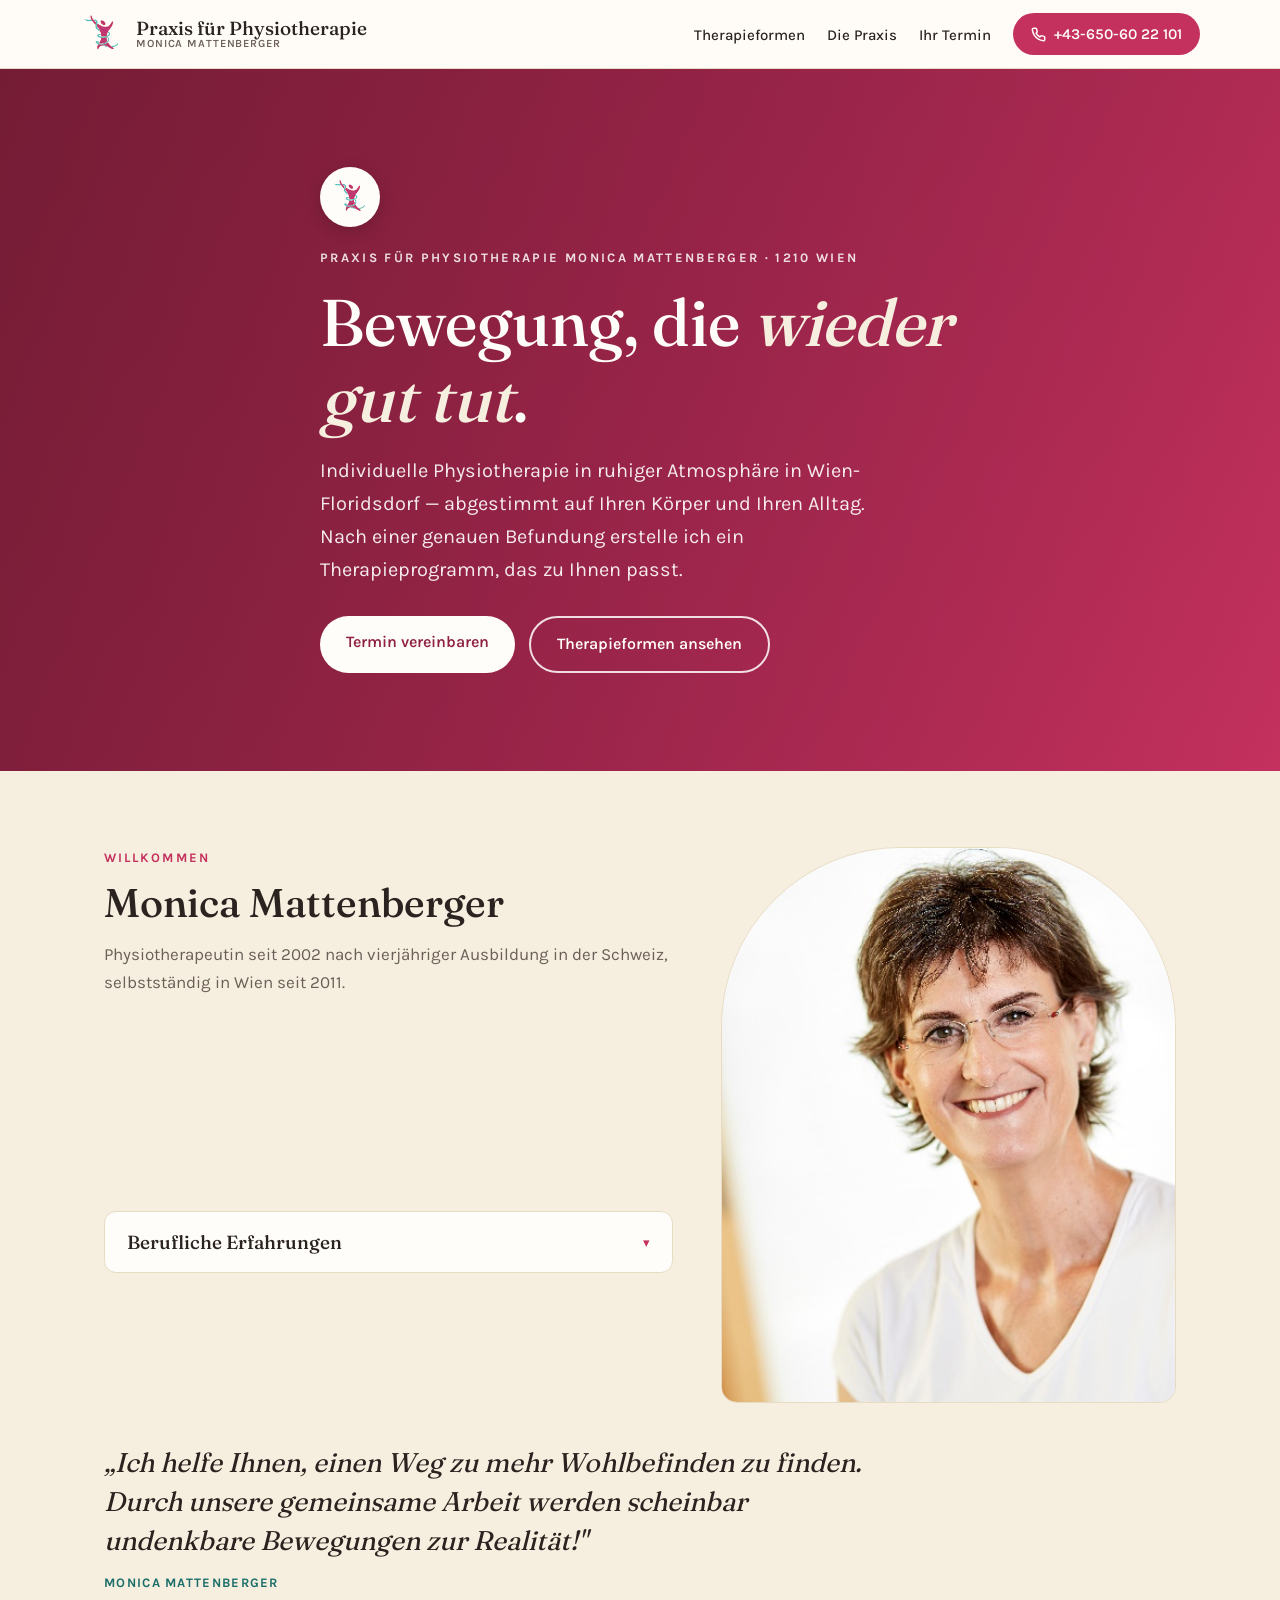
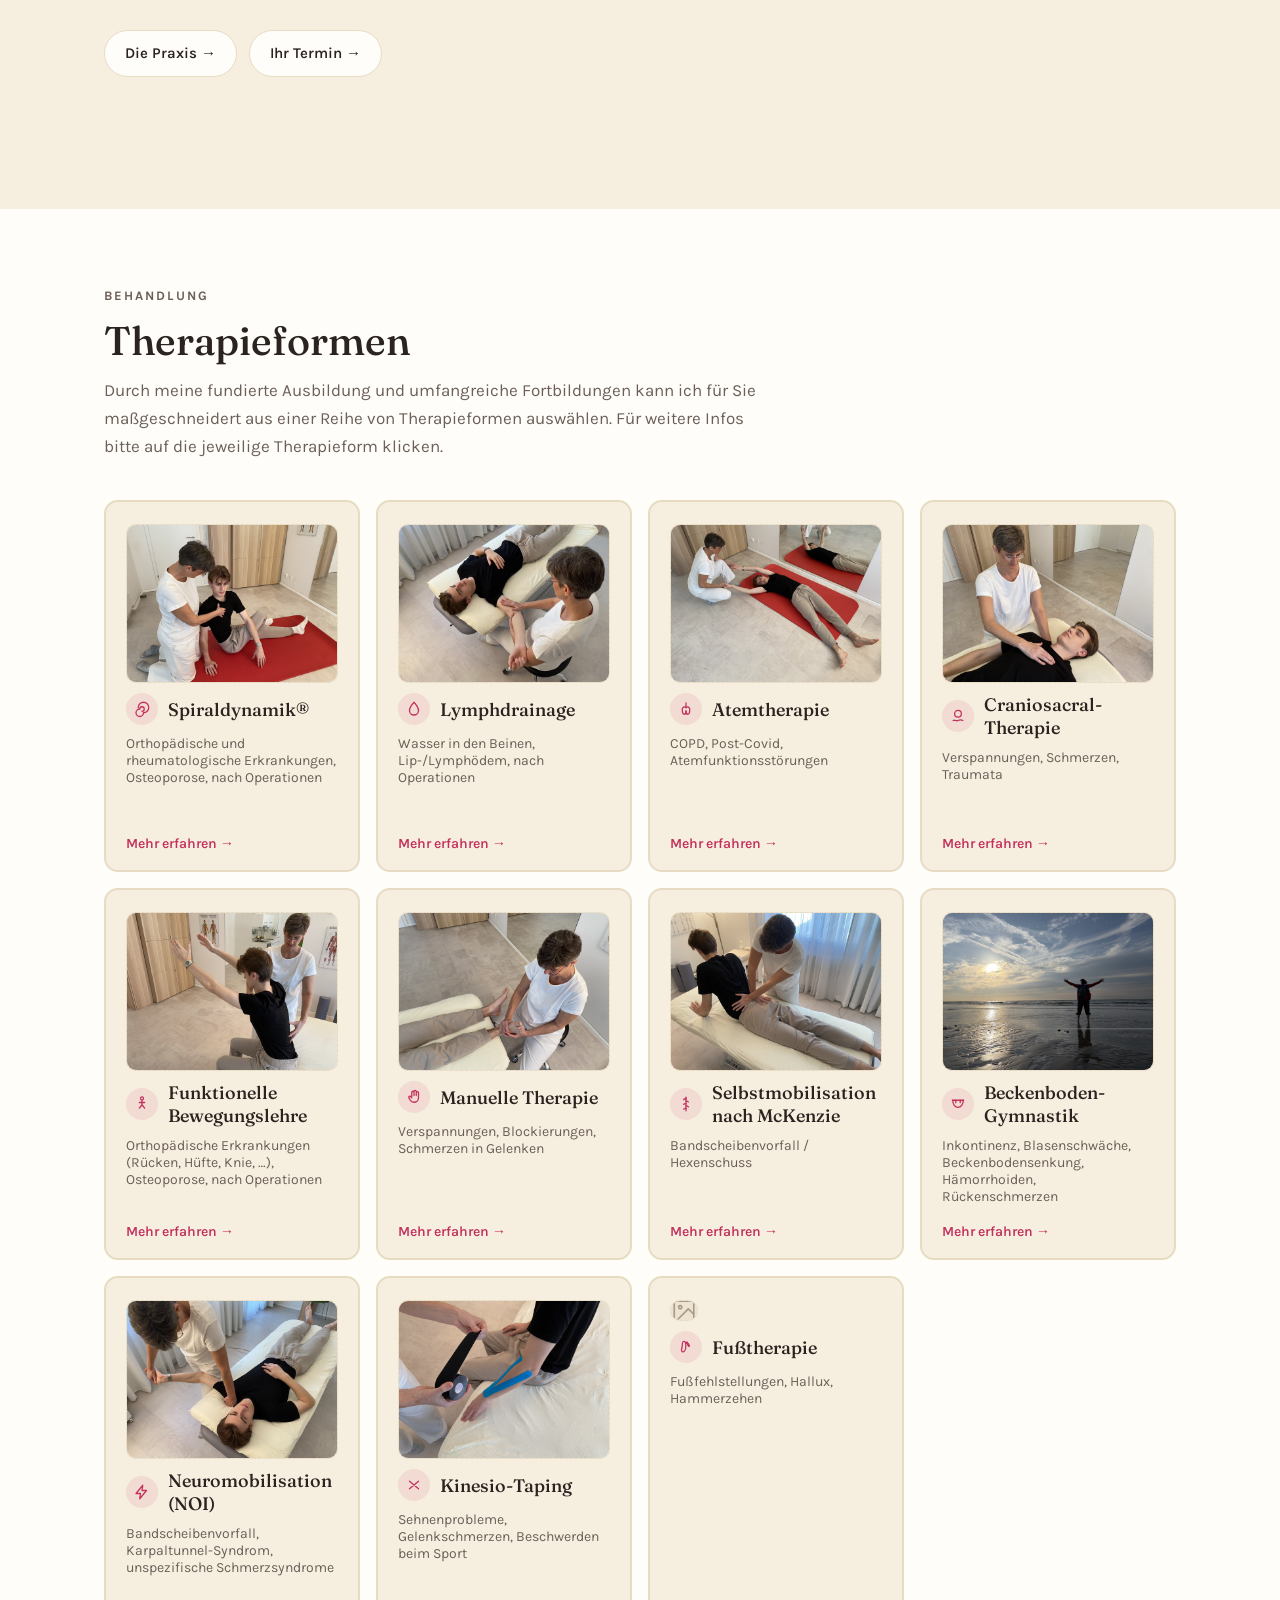
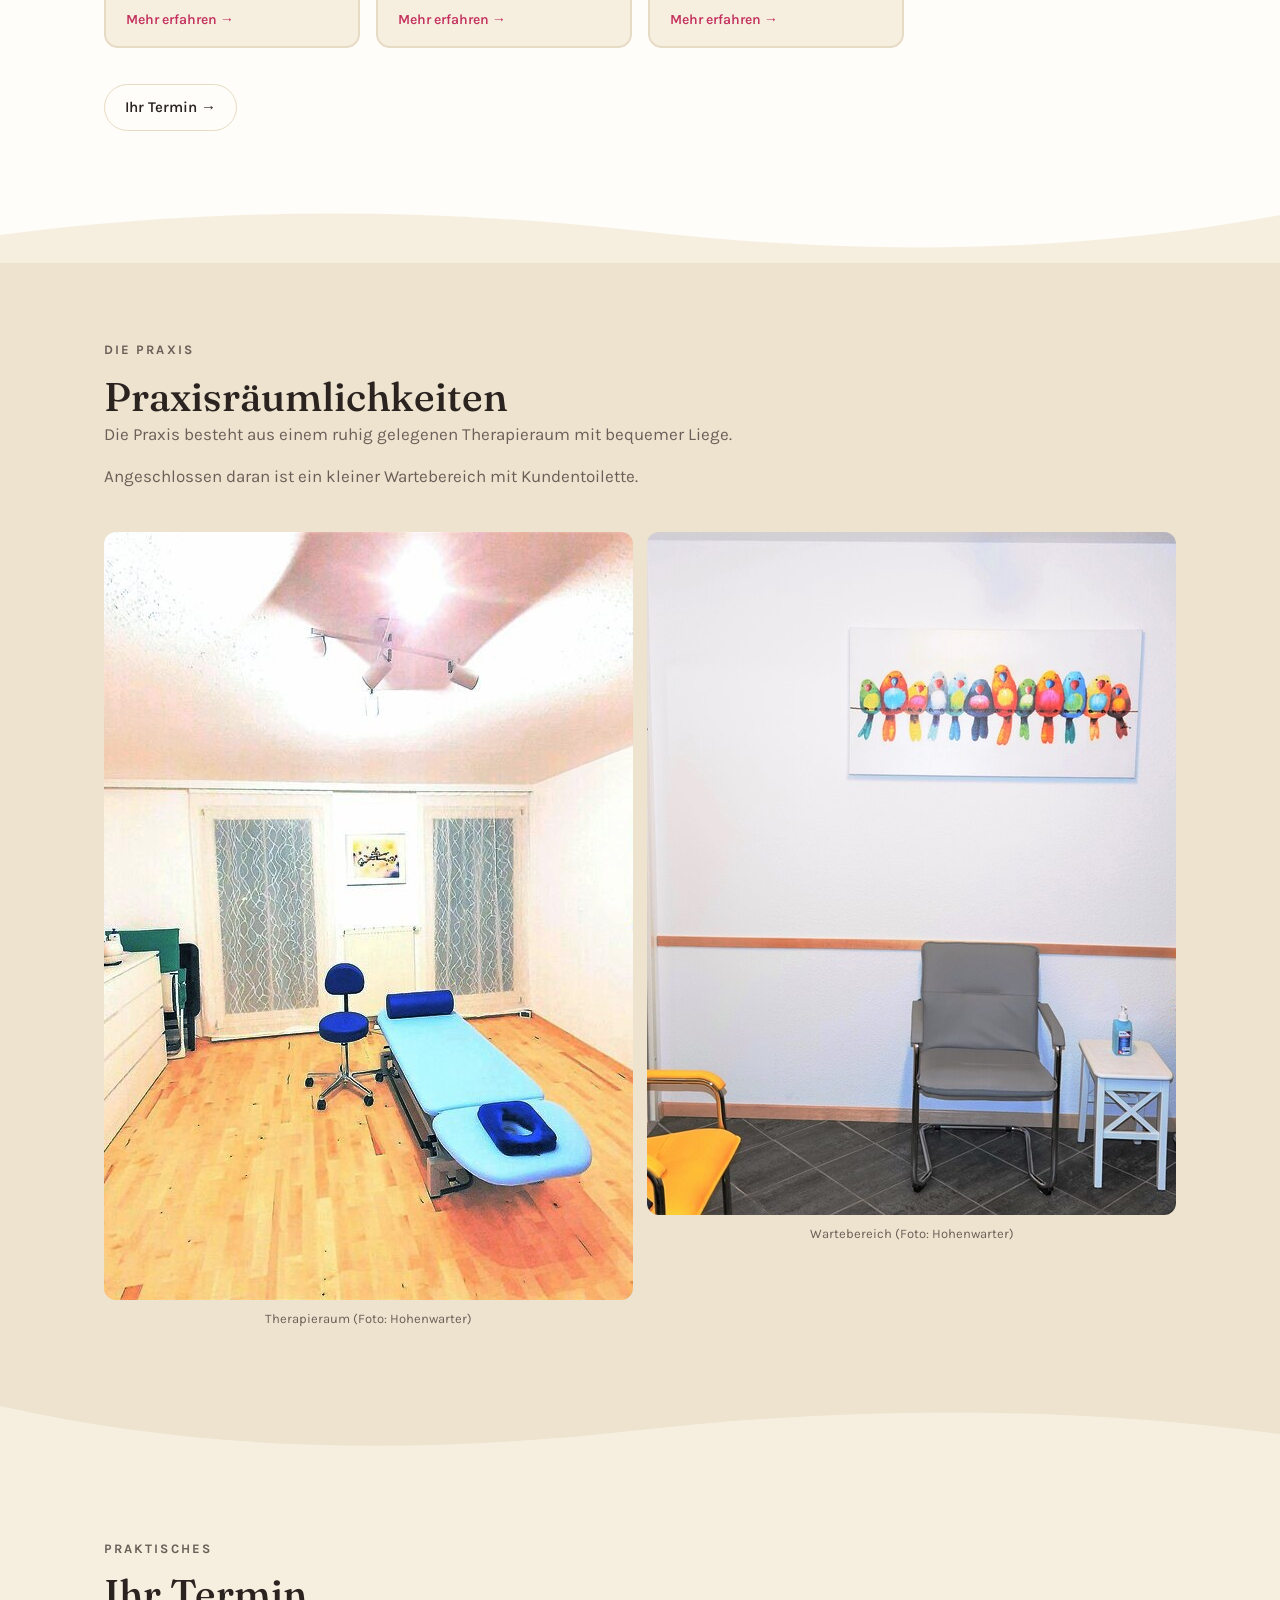
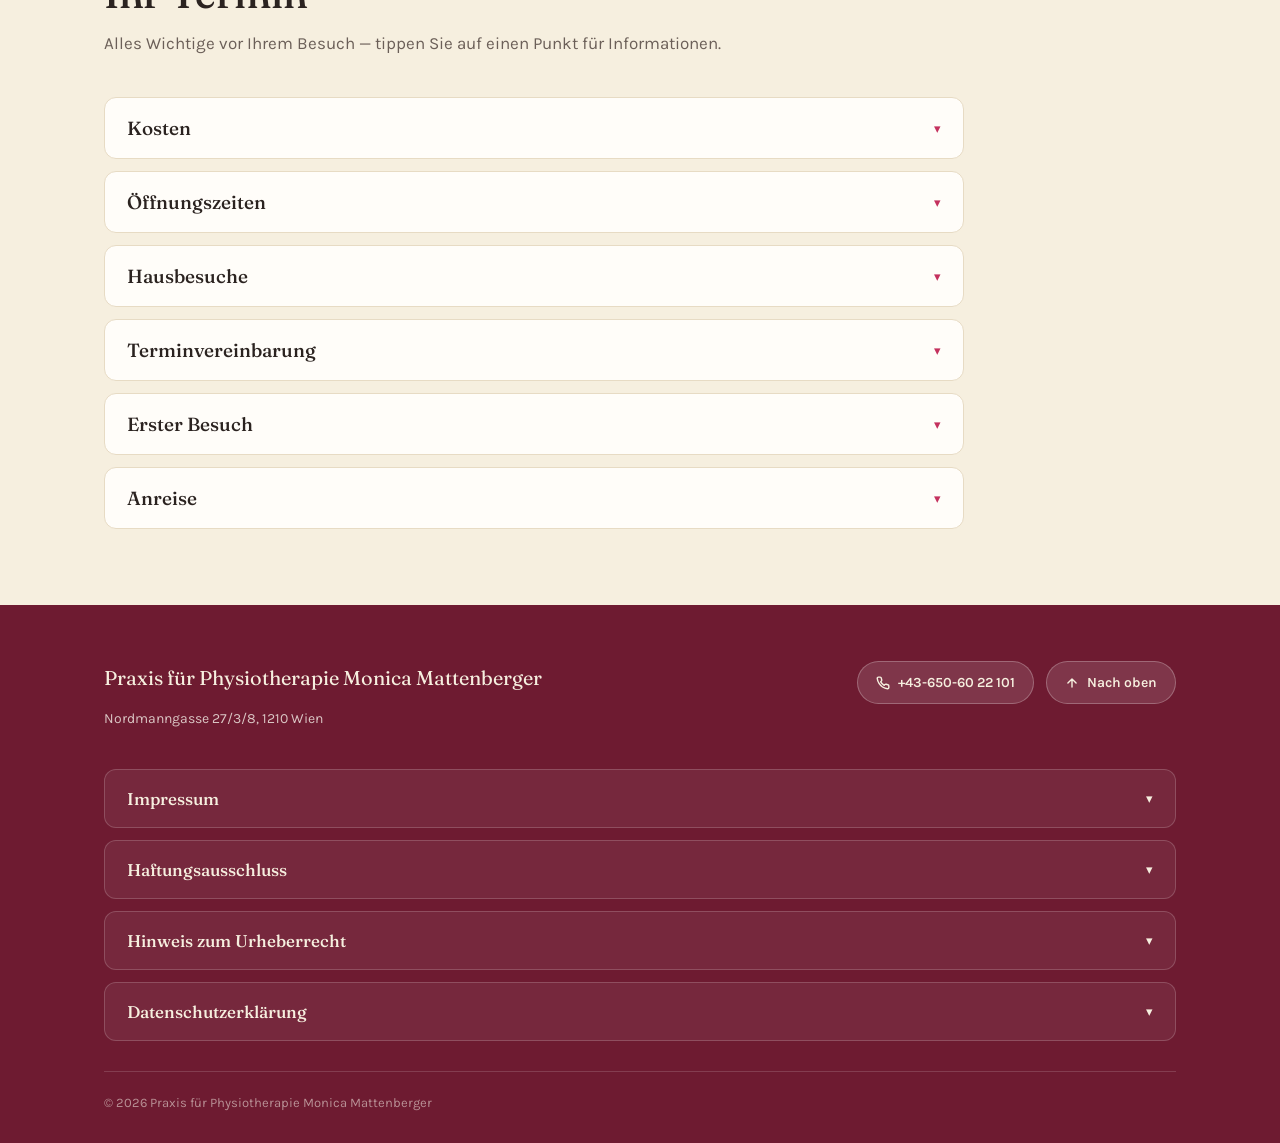
<file: index.html>
<!DOCTYPE html>
<html lang="de">
<head>
  <meta charset="UTF-8">
  <meta name="viewport" content="width=device-width, initial-scale=1.0">
  <meta name="description" content="Physiotherapie Monica Mattenberger in Wien-Floridsdorf (1210). Individuelle Physiotherapie — Spiraldynamik®, Lymphdrainage, Manuelle Therapie und mehr. Termine nach Vereinbarung.">
  <title>Physiotherapie Monica Mattenberger · 1210 Wien</title>

  <!-- Flips the fade-in/reveal-on-scroll effects on only if JS actually runs.
       Without this, any viewer that blocks scripts (some phones' inline
       previews for emailed HTML files, for example) would leave the whole
       page stuck invisible instead of just showing it without the animation. -->
  <script>document.documentElement.classList.add('js');</script>

  <!-- Fonts: Fraunces (headings) + Karla (body) — self-hosted in /fonts,
       loaded via @font-face in style.css. No Google Fonts request. -->
  <link rel="icon" type="image/png" href="images/favicon.png">
  <link rel="stylesheet" href="style.css">
</head>
<body>

  <!--
    Single-page site for Physiotherapie Monica Mattenberger.
    Structure (top to bottom): header, hero, intro, therapy grid, praxis, termin, footer.
    Interactions live in script.js; styling in style.css.
  -->

  <!-- ===== Header ===== -->
  <header id="siteHeader">
    <div class="wrap header-inner">
      <a class="brand" href="#top">
        <img width="152" height="152" src="images/logo.png" alt="Logo von Physiotherapie Monica Mattenberger" class="brand-logo">
        <span class="brand-name">Praxis für Physiotherapie<small>Monica Mattenberger</small></span>
      </a>

      <div class="nav-cluster">
        <ul class="nav-links" id="navLinks">
          <li><a href="#therapieformen">Therapieformen</a></li>
          <li><a href="#praxis">Die Praxis</a></li>
          <li><a href="#termin">Ihr Termin</a></li>
        </ul>

        <!-- Phone: shown early and prominently; stays visible on mobile too. -->
        <a class="phone-pill" href="tel:+436506022101">
          <svg width="15" height="15" viewBox="0 0 24 24" fill="none" stroke="currentColor" stroke-width="2.4" stroke-linecap="round" stroke-linejoin="round" aria-hidden="true"><path d="M22 16.92v3a2 2 0 0 1-2.18 2 19.79 19.79 0 0 1-8.63-3.07 19.5 19.5 0 0 1-6-6 19.79 19.79 0 0 1-3.07-8.67A2 2 0 0 1 4.11 2h3a2 2 0 0 1 2 1.72c.127.96.361 1.903.7 2.81a2 2 0 0 1-.45 2.11L8.09 9.91a16 16 0 0 0 6 6l1.27-1.27a2 2 0 0 1 2.11-.45c.907.339 1.85.573 2.81.7A2 2 0 0 1 22 16.92z"/></svg>
          +43-650-60 22 101
        </a>

        <button class="menu-toggle" id="menuToggle" aria-label="Menü öffnen" aria-expanded="false">
          <svg width="24" height="24" viewBox="0 0 24 24" fill="none" stroke="currentColor" stroke-width="2.2" stroke-linecap="round"><path d="M3 6h18M3 12h18M3 18h18"/></svg>
        </button>
      </div>
    </div>
  </header>

  <main id="top">

    <!-- ===== Hero =====
         Background is a placeholder gradient; see .hero-bg in style.css to use a photo. -->
    <section class="hero">
      <div class="hero-bg"></div>
      <div class="wrap hero-content">
        <img width="152" height="152" src="images/logo.png" alt="" class="hero-logo fade-up d1">
        <p class="hero-eyebrow fade-up d1">Praxis für Physiotherapie Monica Mattenberger · 1210 Wien</p>
        <h1 class="fade-up d2">Bewegung, die <em>wieder gut tut</em>.</h1>
        <p class="hero-sub fade-up d3">Individuelle Physiotherapie in ruhiger Atmosphäre in Wien-Floridsdorf — abgestimmt auf Ihren Körper und Ihren Alltag. Nach einer genauen Befundung erstelle ich ein Therapieprogramm, das zu Ihnen passt.</p>
        <div class="hero-cta-row fade-up d4">
          <a class="btn btn-primary" href="#termin">Termin vereinbaren</a>
          <a class="btn btn-ghost" href="#therapieformen">Therapieformen ansehen</a>
        </div>
      </div>
    </section>

    <!-- ===== Intro ===== -->
    <section class="section section-cream" id="intro">
      <div class="wrap">
        <div class="intro-grid reveal">
          <div class="intro-text">
            <p class="eyebrow">Willkommen</p>
            <h2>Monica Mattenberger</h2>
            <p class="lead">Physiotherapeutin seit 2002 nach vierjähriger Ausbildung in der Schweiz, selbstständig in Wien seit 2011.</p>
          </div>

          <img width="417" height="556" src="images/portrait.jpg" alt="Monica Mattenberger, Physiotherapeutin" class="intro-portrait-img">

          <!-- Berufliche Erfahrungen = one accordion item (real text, from her PDF). -->
          <div class="accordion intro-accordion">
            <div class="accordion-item">
              <button class="accordion-trigger">Berufliche Erfahrungen <span class="chev">&#9662;</span></button>
              <div class="accordion-content">
                <div class="accordion-content-inner">
                  <p><strong>Ausbildung</strong></p>
                  <ul>
                    <li>Physiotherapie-Ausbildung an der <em>Schule für Physiotherapie</em> in Schinznach Bad, Schweiz (Ausbildungsdauer: 4 Jahre, Abschluss 2002), Nostrifikation des schweizerischen Physiotherapie-Diploms in Österreich</li>
                    <li>Gymnastikpädagogik-Ausbildung an der <em>Gymnastikdiplomschule GDS</em> in Basel (Abschluss 1995)</li>
                  </ul>
                  <p><strong>Wichtige berufliche Stationen</strong></p>
                  <ul>
                    <li>Selbständige Physiotherapeutin in Wien (seit 2011)</li>
                    <li>Physiotherapeutin beim Regionalspital <em>La Carità</em> in Locarno, Schweiz (Schwerpunkte: Orthopädie, Medizin, Chirurgie, Neurologie)</li>
                    <li>Physiotherapeutin bei der Spezialklinik <em>aarReha</em> in Schinznach Bad, Schweiz (Schwerpunkte: Rehabilitation, Rheumatologie und Osteoporose)</li>
                  </ul>
                  <p><strong>Zentrale Fortbildungen</strong></p>
                  <ul>
                    <li>„Spiraldynamik® Diploma Intermediate" auf Basis zahlreicher Kurse (z.B. Pädiatrie, Fuß, Becken, Überlastungssyndrome am Bein, Schultergürtel, Fachdidaktik)</li>
                    <li>„Craniosacrale Berührung"</li>
                    <li>K-Taping &amp; K-Active-Taping Sondertechniken</li>
                    <li>Lymphdrainage nach Dr. Vodder</li>
                    <li>Fasziendistorsionsmodell nach Typaldos (FDM)</li>
                    <li>Atemphysiotherapie</li>
                    <li>Neuromobilisation (NOI)</li>
                    <li>Funktionelle Bewegungslehre</li>
                    <li>Kommunikationskurs nach „Gordon" speziell für medizinisches Personal</li>
                  </ul>
                </div>
              </div>
            </div>
          </div>
        </div>

        <div class="intro-quote reveal">
          <blockquote>„Ich helfe Ihnen, einen Weg zu mehr Wohlbefinden zu finden. Durch unsere gemeinsame Arbeit werden scheinbar undenkbare Bewegungen zur Realität!"</blockquote>
          <cite>Monica Mattenberger</cite>
        </div>

        <div class="chapter-links">
          <a class="chapter-link" href="#praxis">Die Praxis &rarr;</a>
          <a class="chapter-link" href="#termin">Ihr Termin &rarr;</a>
        </div>
      </div>
    </section>

    <div class="wave-divider" aria-hidden="true">
      <svg viewBox="0 0 1440 56" preserveAspectRatio="none"><path fill="#F6EFDF" d="M0,0 C240,48 480,48 720,24 C960,0 1200,0 1440,28 L1440,0 L0,0 Z"/></svg>
    </div>

    <!-- ===== Therapieformen =====
         Each tile is a .therapy-tile: a photo + icon + name (option B from
         her feedback), wrapping a <template> with the full detail text.
         Clicking a tile expands it in place — script.js does that by
         building a .tile-detail block inside the same tile and letting it
         span the row; no separate box appears elsewhere. -->
    <section class="section section-white" id="therapieformen">
      <div class="wrap">
        <div class="section-head reveal">
          <p class="eyebrow">Behandlung</p>
          <h2>Therapieformen</h2>
          <p>Durch meine fundierte Ausbildung und umfangreiche Fortbildungen kann ich für Sie maßgeschneidert aus einer Reihe von Therapieformen auswählen. Für weitere Infos bitte auf die jeweilige Therapieform klicken.</p>
        </div>

        <div class="therapy-grid reveal" id="therapyGrid">

          <div class="therapy-tile">
            <button class="therapy-card">
              <span class="therapy-photo"><img width="1280" height="960" src="images/spiraldynamik.jpg" alt="Aktivierung der Brustwirbelsäule" loading="lazy"></span>
              <span class="therapy-card-head">
                <span class="therapy-icon"><svg viewBox="0 0 24 24" fill="none" stroke="currentColor" stroke-width="1.7" stroke-linecap="round"><path d="M12 15a3 3 0 1 0-3-3 5 5 0 1 0 5 5 7 7 0 1 0-7-7"/></svg></span>
                <strong>Spiraldynamik®</strong>
              </span>
              <span class="therapy-conditions">Orthopädische und rheumatologische Erkrankungen, Osteoporose, nach Operationen</span>
              <span class="therapy-more">Mehr erfahren &rarr;</span>
            </button>
            <template>
              <h3>Spiraldynamik®</h3>
              <p class="detail-conditions"><strong>Anwendungsbeispiele:</strong> Orthopädische und rheumatologische Erkrankungen, Osteoporose, nach Operationen</p>
              <p>Das Wissen um anatomisch korrekte Haltung und Bewegung leitet uns hin zum richtigen Gebrauch unseres Körpers. Durch einfache Übungen lernen Sie sehr schnell, dass zum Beispiel Ihre Rückenprobleme stark mit der Stellung Ihrer Beine und Füße zusammenhängt. Nebenbei wird dann in den Übungen für den Rücken auch der Hallux am Großzeh mitbehandelt. Oder dass Schulter-Arm-Probleme immer auch mit Rumpf- und Kopfhaltung zu tun haben.</p>
              <p>In der Therapie wird Ihnen das falsche im Vergleich mit dem richtigen Bewegungsmuster bewusst gemacht. Dann wird das anatomisch richtige Bewegungsverhalten angebahnt und geübt. Das Ziel ist, neues und richtiges Bewegen im Alltag zu integrieren. Dadurch kommt es zu Erfolgserlebnissen und einer neuen Bewegungsfreude.</p>
              <p>Spiraldynamik® ist ideal für Menschen, die ihre Gesundheit in die eigenen Hände nehmen wollen. Kommentar einer meiner Patientinnen: „Ich habe gehen gelernt. … In jedem Schritt steckt eine Übung." Ein Freund zu einer Spiraldynamik®-geübten Läuferin: „Du läufst ja mit einer unglaublichen Leichtigkeit!"</p>
              <p>Weitere Informationen: <a href="https://spiraldynamik.com/de/index.html" target="_blank" rel="noopener">Spiraldynamik®</a></p>
            </template>
          </div>

          <div class="therapy-tile">
            <button class="therapy-card">
              <span class="therapy-photo"><img width="1280" height="960" src="images/lymphdrainage.jpg" alt="Lymphdrainage des Arms" loading="lazy"></span>
              <span class="therapy-card-head">
                <span class="therapy-icon"><svg viewBox="0 0 24 24" fill="none" stroke="currentColor" stroke-width="1.7" stroke-linecap="round" stroke-linejoin="round"><path d="M12 3s6 6.5 6 11a6 6 0 0 1-12 0c0-4.5 6-11 6-11z"/></svg></span>
                <strong>Lymphdrainage</strong>
              </span>
              <span class="therapy-conditions">Wasser in den Beinen, Lip-/Lymphödem, nach Operationen</span>
              <span class="therapy-more">Mehr erfahren &rarr;</span>
            </button>
            <template>
              <h3>Lymphdrainage</h3>
              <p class="detail-conditions"><strong>Anwendungsbeispiele:</strong> Wasser in den Beinen, Lip-/Lymphödem, nach Operationen</p>
              <p>Lymphdrainage ist eine Technik, die stark Heilungsprozesse anregt. Klassischerweise kommt sie in folgenden Bereichen zum Einsatz:</p>
              <ul>
                <li>Bei Lymphödemen, also bei sogenanntem „Wasser in den Beinen",</li>
                <li>nach Operationen, um den Heilungsprozess zu unterstützen,</li>
                <li>nach (Brust)krebsoperationen,</li>
                <li>zum Ausleiten von Schlackenstoffen begleitend zu Fastenkuren,</li>
                <li>bei chronischen Entzündungen der Nasennebenhöhlen.</li>
              </ul>
              <p>Die Lymphdrainage ist eine extrem beruhigende und entspannende Technik. Die Griffe sind immer ganz sanfte Streichungen und Drehungen auf der Haut, die die Lymphflüssigkeit anregen, sich zu bewegen. Auf diese Weise wird ein Teil der mobilisierten Lymphe in den Blutstrom eingespeist und letztlich über den Urin ausgeleitet. So erhöht sich das Wohlbefinden und Heilungsprozesse werden gefördert.</p>
              <p>Weitere Informationen: <a href="http://www.lymphliga.at/" target="_blank" rel="noopener">Österreichische Lymph-Liga</a></p>
            </template>
          </div>

          <div class="therapy-tile">
            <button class="therapy-card">
              <span class="therapy-photo"><img width="1280" height="960" src="images/atemtherapie.jpg" alt="Aktivierung der Tiefatmung" loading="lazy"></span>
              <span class="therapy-card-head">
                <span class="therapy-icon"><svg viewBox="0 0 24 24" fill="none" stroke="currentColor" stroke-width="1.7" stroke-linecap="round" stroke-linejoin="round"><path d="M12 4v6"/><path d="M12 10c-1.6-1.4-5-1-5 2.6 0 3.2.6 6.4 2.6 6.4S12 17 12 14.6"/><path d="M12 10c1.6-1.4 5-1 5 2.6 0 3.2-.6 6.4-2.6 6.4S12 17 12 14.6"/></svg></span>
                <strong>Atemtherapie</strong>
              </span>
              <span class="therapy-conditions">COPD, Post-Covid, Atemfunktionsstörungen</span>
              <span class="therapy-more">Mehr erfahren &rarr;</span>
            </button>
            <template>
              <h3>Atemtherapie</h3>
              <p class="detail-conditions"><strong>Anwendungsbeispiele:</strong> COPD, Post-Covid, Atemfunktionsstörungen</p>
              <p>Wir atmen ständig, ohne darüber nachzudenken. Atmen ist selbstverständlich – richtiges Atmen nicht unbedingt.</p>
              <p>Bei Lungenkrankheiten (COPD, nach Covid-Erkrankungen) oder Lungenschädigungen, aber auch bei Atemfunktionsstörungen bieten sich spezifische Übungen aus dem Bereich der Atemphysiotherapie an. Dadurch lässt sich die Atmung sowohl auf willkürliche als auch unwillkürliche Weise beeinflussen.</p>
              <p>Die Therapie nutzt beide Bereiche, um zumindest den Status quo zu erhalten oder das Atmen dauerhaft zu verbessern.</p>
            </template>
          </div>

          <div class="therapy-tile">
            <button class="therapy-card">
              <span class="therapy-photo"><img width="1280" height="960" src="images/craniosacral-therapie.jpg" alt="Craniosacral-Behandlung" loading="lazy"></span>
              <span class="therapy-card-head">
                <span class="therapy-icon"><svg viewBox="0 0 24 24" fill="none" stroke="currentColor" stroke-width="1.7" stroke-linecap="round" stroke-linejoin="round"><circle cx="12" cy="9" r="4.5"/><path d="M5.5 18c2.2-1.3 4.3 1.3 6.5 0s4.3-1.3 6.5 0"/></svg></span>
                <strong>Craniosacral-Therapie</strong>
              </span>
              <span class="therapy-conditions">Verspannungen, Schmerzen, Traumata</span>
              <span class="therapy-more">Mehr erfahren &rarr;</span>
            </button>
            <template>
              <h3>Craniosacral-Therapie</h3>
              <p class="detail-conditions"><strong>Anwendungsbeispiele:</strong> Verspannungen, Schmerzen, Traumata</p>
              <p>Diese Therapie ist eine manuelle Behandlungsform, die sich aus der Osteopathie heraus entwickelt hat. Im feinen Pulsieren der Gehirn- und Rückenmarksflüssigkeit lässt sich der craniosacrale Rhythmus erspüren. Da dieser sich im ganzen Bindegewebe ausbreitet, ist er im ganzen Körper tastbar.</p>
              <p>Für die Behandlung ist die Qualität der rhythmischen Bewegung ausschlaggebend. Durch eine gezielte Therapie kann diese unterstützt und harmonisiert werden. Es können sich Verspannungen und Bewegungseinschränkungen lösen, Schmerzen können reduziert werden.</p>
              <p>Insgesamt ist dies eine sehr entspannende und beruhigende Therapie.</p>
              <p>Weitere Informationen: <a href="https://www.cranio-austria.at/craniosacrale-k%C3%B6rperarbeit/" target="_blank" rel="noopener">Cranio-Austria</a></p>
            </template>
          </div>

          <div class="therapy-tile">
            <button class="therapy-card">
              <span class="therapy-photo"><img width="1280" height="960" src="images/funktionelle-bewegungslehre.jpg" alt="Aktivierung der Lendenwirbelsäule (LWS)" loading="lazy"></span>
              <span class="therapy-card-head">
                <span class="therapy-icon"><svg viewBox="0 0 24 24" fill="none" stroke="currentColor" stroke-width="1.7" stroke-linecap="round" stroke-linejoin="round"><circle cx="12" cy="4.5" r="2"/><path d="M12 7v6M12 13l-3.5 4.5M12 13l3.5 4.5M8.5 10h7"/></svg></span>
                <strong>Funktionelle Bewegungslehre</strong>
              </span>
              <span class="therapy-conditions">Orthopädische Erkrankungen (Rücken, Hüfte, Knie, …), Osteoporose, nach Operationen</span>
              <span class="therapy-more">Mehr erfahren &rarr;</span>
            </button>
            <template>
              <h3>Funktionelle Bewegungslehre</h3>
              <p class="detail-conditions"><strong>Anwendungsbeispiele:</strong> Orthopädische Erkrankungen (Rücken, Hüfte, Knie, …), Osteoporose, nach Operationen</p>
              <p>Oft bewegen wir uns „unnatürlich", weil wir so einem Schmerz ausweichen können. Der kurzfristige Vorteil wird oft durch langfristige Nachteile erkauft, wie z.B. Haltungsschäden oder Abnützungserscheinungen an Gelenken.</p>
              <p>Die Methode der funktionellen Bewegungslehre (FBL) dient dazu, wieder eine natürliche, Ressourcen schonende Bewegung in Gang zu bringen.</p>
              <p>Ein Therapieprogramm wird durch vorgängiges Beobachten und Analysieren des Bewegungsablaufs erstellt. Die eigentliche Therapie ermöglicht durch die geplanten, gezielten Übungen eine neue, harmonischere Bewegung.</p>
            </template>
          </div>

          <div class="therapy-tile">
            <button class="therapy-card">
              <span class="therapy-photo"><img width="1280" height="960" src="images/manuelle-therapie.jpg" alt="Mobilisierung des Sprunggelenkes" loading="lazy"></span>
              <span class="therapy-card-head">
                <span class="therapy-icon"><svg viewBox="0 0 24 24" fill="none" stroke="currentColor" stroke-width="1.7" stroke-linecap="round" stroke-linejoin="round"><path d="M9 11V5.6a1.5 1.5 0 0 1 3 0V10m0-1V4.6a1.5 1.5 0 0 1 3 0V10m0-.6V6.2a1.5 1.5 0 0 1 3 0V13a6 6 0 0 1-6 6 6 6 0 0 1-5.2-3l-1.6-2.8a1.5 1.5 0 0 1 2.6-1.5L9 13"/></svg></span>
                <strong>Manuelle Therapie</strong>
              </span>
              <span class="therapy-conditions">Verspannungen, Blockierungen, Schmerzen in Gelenken</span>
              <span class="therapy-more">Mehr erfahren &rarr;</span>
            </button>
            <template>
              <h3>Manuelle Therapie</h3>
              <p class="detail-conditions"><strong>Anwendungsbeispiele:</strong> Verspannungen, Blockierungen, Schmerzen in Gelenken</p>
              <p>Unter Manuelle Therapie fallen diverse Techniken wie</p>
              <ul>
                <li>Triggerpunkt-Techniken zum Lösen von Verspannungen,</li>
                <li>Maitland-Techniken zur Mobilisierung von Gelenken und Lösen von Blockaden,</li>
                <li>FDM (Faszien-Distorsions-Modell) zum Lösen von verklebten Faszien,</li>
                <li>Massage-Techniken.</li>
              </ul>
              <p>Weitere Informationen: <a href="https://www.oevmpt.at/patienten/maitland-konzept/" target="_blank" rel="noopener">Österreichischer Verein für Manuelle Physiotherapie ÖVMPT</a></p>
            </template>
          </div>

          <div class="therapy-tile">
            <button class="therapy-card">
              <span class="therapy-photo"><img width="1280" height="960" src="images/mckenzie.jpg" alt="Schmerzbehandlung" loading="lazy"></span>
              <span class="therapy-card-head">
                <span class="therapy-icon"><svg viewBox="0 0 24 24" fill="none" stroke="currentColor" stroke-width="1.7" stroke-linecap="round" stroke-linejoin="round"><path d="M12 3v18"/><path d="M12 5c-2.2 0-3.2 1-3.2 1M12 8.2c2.2 0 3.2 1 3.2 1M12 11.4c-2.2 0-3.2 1-3.2 1M12 14.6c2.2 0 3.2 1 3.2 1M12 17.8c-2.2 0-3.2 1-3.2 1"/></svg></span>
                <strong>Selbstmobilisation nach McKenzie</strong>
              </span>
              <span class="therapy-conditions">Bandscheibenvorfall / Hexenschuss</span>
              <span class="therapy-more">Mehr erfahren &rarr;</span>
            </button>
            <template>
              <h3>Selbstmobilisation nach McKenzie</h3>
              <p class="detail-conditions"><strong>Anwendungsbeispiele:</strong> Bandscheibenvorfall / Hexenschuss</p>
              <p>Bei einem Bandscheibenvorfall mit oder ohne Ausstrahlungen oder auch bei unspezifischen Schmerzen in der Wirbelsäule kann die Technik nach McKenzie eine effiziente Methode zur Linderung der Schmerzen sein.</p>
              <p>In der Untersuchung wird nach Positionen und Bewegungen gesucht, mit denen der Patient seine Symptome selbst beeinflussen kann.</p>
              <p>Die regelmäßige Anwendung dieser Selbstbehandlungsverfahren soll dem Patienten die Möglichkeit geben, sein Problem selbst in den Griff zu bekommen. D.h., es wird eine grösstmögliche Unabhängigkeit vom Therapeuten angestrebt. Dieser hilft dem Patienten durch ergonomische Instruktionen und Haltungskorrekturen, eine nachhaltige Verhaltensänderung zu erlangen.</p>
              <p>Weitere Informationen: <a href="https://de.mckenzieinstitute.org/f%C3%BCr-patienten/was-ist-die-mckenzie-methode/" target="_blank" rel="noopener">McKenzie Institut</a></p>
            </template>
          </div>

          <div class="therapy-tile">
            <button class="therapy-card">
              <span class="therapy-photo"><img width="1280" height="960" src="images/gymnastik.jpg" alt="Monica Mattenberger am Strand, Arme ausgebreitet" loading="lazy"></span>
              <span class="therapy-card-head">
                <span class="therapy-icon"><svg viewBox="0 0 24 24" fill="none" stroke="currentColor" stroke-width="1.7" stroke-linecap="round" stroke-linejoin="round"><path d="M5 7c0 5.5 3 9.5 7 9.5s7-4 7-9.5"/><path d="M4.5 7h15"/><path d="M9 7v3.2M15 7v3.2"/></svg></span>
                <strong>Beckenboden-Gymnastik</strong>
              </span>
              <span class="therapy-conditions">Inkontinenz, Blasenschwäche, Beckenbodensenkung, Hämorrhoiden, Rückenschmerzen</span>
              <span class="therapy-more">Mehr erfahren &rarr;</span>
            </button>
            <template>
              <h3>Beckenboden-Gymnastik</h3>
              <p class="detail-conditions"><strong>Anwendungsbeispiele:</strong> Inkontinenz, Blasenschwäche, Beckenbodensenkung, Hämorrhoiden, Rückenschmerzen</p>
              <p>Der Beckenboden ist die Muskulatur, die das Becken wie eine federnde, mehrschichtige Matte nach unten abschließt. Sie steht in engem Zusammenhang mit Rücken- und Bauchmuskulatur. Der Beckenboden stützt die inneren Organe und verhindert ein Abrutschen nach unten. Er steuert u.a. die Funktion der Blase und des Darmes.</p>
              <p>Der Beckenboden kann mit einfachen Übungen aktiviert werden. Dieser so gestärkte Beckenboden hilft bei</p>
              <ul>
                <li>Inkontinenz (Blasenschwäche)</li>
                <li>Beckenbodensenkung</li>
                <li>Hämorrhoiden</li>
                <li>Rückenschmerzen</li>
              </ul>
              <p>Weitere Informationen: <a href="https://www.beckenboden-gesellschaft.at/informationen/" target="_blank" rel="noopener">Beckenboden Gesellschaft Österreich</a></p>
            </template>
          </div>

          <div class="therapy-tile">
            <button class="therapy-card">
              <span class="therapy-photo"><img width="1280" height="960" src="images/neuromobilisation.jpg" alt="Mobilisierung des Nervus Medianus im Arm" loading="lazy"></span>
              <span class="therapy-card-head">
                <span class="therapy-icon"><svg viewBox="0 0 24 24" fill="none" stroke="currentColor" stroke-width="1.7" stroke-linecap="round" stroke-linejoin="round"><path d="M13 3 4 14h6l-1 7 9-11h-6z"/></svg></span>
                <strong>Neuromobilisation (NOI)</strong>
              </span>
              <span class="therapy-conditions">Bandscheibenvorfall, Karpaltunnel-Syndrom, unspezifische Schmerzsyndrome</span>
              <span class="therapy-more">Mehr erfahren &rarr;</span>
            </button>
            <template>
              <h3>Neuromobilisation (NOI)</h3>
              <p class="detail-conditions"><strong>Anwendungsbeispiele:</strong> Bandscheibenvorfall, Karpaltunnel-Syndrom, unspezifische Schmerzsyndrome</p>
              <p>Bei diversen Beschwerden ist oft die gestörte Wechselwirkung eines Nervs und seinen umliegenden Geweben die Schmerzursache.</p>
              <p>Beispiele hierfür sind</p>
              <ul>
                <li>Bandscheibenvorfall (mit Ausstrahlungen ins Bein oder Cervicalsyndrom mit Ausstrahlungen in den Arm),</li>
                <li>Karpaltunnelsyndrom und</li>
                <li>unspezifische Schmerzsyndrome in den Gliedmaßen.</li>
              </ul>
              <p>Bei einem Bandscheibenvorfall drückt die Bandscheibe auf den Nerv und führt zu einer Entzündung mit einhergehenden Schmerzen.</p>
              <p>In diesen und ähnlichen Fällen empfiehlt sich oft die Neuromobilisation (NOI). Bei dieser kann durch spezielle Techniken der relevante Nerv bewegt und gedehnt werden, um diesen von Verklebungen mit seinem Umfeld zu lösen. Dadurch lassen sich die Schmerzen dauerhaft lösen.</p>
            </template>
          </div>

          <div class="therapy-tile">
            <button class="therapy-card">
              <span class="therapy-photo"><img width="1280" height="960" src="images/kinesio-taping.jpg" alt="Behandlung bei „Tennis-Ellbogen&quot;" loading="lazy"></span>
              <span class="therapy-card-head">
                <span class="therapy-icon"><svg viewBox="0 0 24 24" fill="none" stroke="currentColor" stroke-width="1.7" stroke-linecap="round" stroke-linejoin="round"><path d="M6 7l12 10M6 17 18 7"/></svg></span>
                <strong>Kinesio-Taping</strong>
              </span>
              <span class="therapy-conditions">Sehnenprobleme, Gelenkschmerzen, Beschwerden beim Sport</span>
              <span class="therapy-more">Mehr erfahren &rarr;</span>
            </button>
            <template>
              <h3>Kinesio-Taping</h3>
              <p class="detail-conditions"><strong>Anwendungsbeispiele:</strong> Sehnenprobleme, Gelenkschmerzen, Beschwerden beim Sport</p>
              <p>Bei einer Reihe von Beschwerden im Bereich der Muskeln, der Gelenke, der Lymphe und der Nerven erweist sich Kinesio-Taping (kurz K-Taping oder Taping) als eine wertvoll unterstützende Methode.</p>
              <p>Kinesio-Tape steht frei übersetzt für „bewegliches Hautklebeband". Das Tape wird mit verschiedenen Techniken in mannigfaltigen Formen auf die Haut aufgeklebt. Beispielsweise entspannt oder aktiviert es Muskeln, verbessert die Stabilität und Beweglichkeit von Gelenken, aktiviert das Lymphsystem und reduziert Schmerzen.</p>
              <p>Kinesio-Taping hat ein sehr breites Anwendungsfeld:</p>
              <ul>
                <li>Bei Gelenkschmerzen, z.B. Knieschmerzen, Arthrose am Kniegelenk, ein verstauchter Knöchel,</li>
                <li>bei Muskelspannungsstörungen, wie z.B. ein verspannter Nacken vom Sitzen im Büro, Schleudertrauma,</li>
                <li>bei Sehnenproblemen wie Tennisarm, Karpaltunnelsyndrom, Sehnenrissen, Sehnenscheidenentzündungen, Bizepssehnenreizung, Schulterimpingement, Probleme mit der Achillesferse,</li>
                <li>nach Operationen zur Nachbehandlung entstandener Narben, Entstauung nach Knieoperationen und Blutergüssen,</li>
                <li>im Sport zur Entlastung von stark belasteten Strukturen wie Muskelgruppen, Gelenken, Sehnen und Bändern sowie nach Muskelfaserrissen,</li>
                <li>in der Lymphtherapie, z.B. bei der Nachsorge von Brustkrebsoperationen, Entstauung von Lymphödemen,</li>
                <li>muskuläre Mitbeteiligung bei Migräne und Tinnitus, Menstruationsbeschwerden, Inkontinenz.</li>
              </ul>
              <p>Das Tape wird auf die Haut aufgeklebt und wirkt sofort schmerzlindernd, entlastend oder stabilisierend auf die beanspruchte Struktur. Ein längerfristiges muskuläres Aufbautraining oder eine einzuübende Verhaltensänderung kann es nicht ersetzen. Jedoch kann der Einsatz des Tapes während dieser Zeit die Therapie wunderbar unterstützen. Es wirkt gleichsam als Katalysator!</p>
            </template>
          </div>

          <div class="therapy-tile">
            <button class="therapy-card">
              <span class="therapy-photo therapy-photo-pending">
                <svg viewBox="0 0 24 24" fill="none" stroke="currentColor" stroke-width="1.5" stroke-linecap="round" stroke-linejoin="round"><rect x="3" y="3" width="18" height="18" rx="2"/><circle cx="8.5" cy="8.5" r="1.5"/><path d="M21 15l-5-5L5 21"/></svg>
              </span>
              <span class="therapy-card-head">
                <span class="therapy-icon"><svg viewBox="0 0 24 24" fill="none" stroke="currentColor" stroke-width="1.7" stroke-linecap="round" stroke-linejoin="round"><path d="M9 4.5c1.8 0 2.8 2 2.8 5s.2 6-1.8 8-4 1-4-2c0-2 1-3 1-5s.2-6 2-6z"/><circle cx="13.2" cy="6.4" r="0.9"/><circle cx="14.8" cy="8.2" r="0.8"/><circle cx="15.8" cy="10.4" r="0.8"/></svg></span>
                <strong>Fußtherapie</strong>
              </span>
              <span class="therapy-conditions">Fußfehlstellungen, Hallux, Hammerzehen</span>
              <span class="therapy-more">Mehr erfahren &rarr;</span>
            </button>
            <template>
              <h3>Fußtherapie</h3>
              <p class="detail-conditions"><strong>Anwendungsbeispiele:</strong> Fußfehlstellungen, Hallux, Hammerzehen</p>
              <p>Knickfuß, Senkfuß, Spreizfuß, Hohlfuß, Metatarsalgie und Hallux valgus können starke Schmerzen verursachen. In der Therapie werden die Füße unter Berücksichtigung der gesamten Körperstatik analysiert. In einem weiteren Schritt wird Ihnen das falsche im Vergleich mit dem richtigen Bewegungsmuster bewusst gemacht. Dann wird das anatomisch richtige Bewegungsverhalten angebahnt und geübt. Das Ziel ist, neues und richtiges Bewegen im Alltag zu integrieren. Dadurch kommt es zu Erfolgserlebnissen und einer neuen Bewegungsfreude. Kurz: Happy Feet!</p>
            </template>
          </div>

        </div>

        <div class="chapter-links">
          <a class="chapter-link" href="#termin">Ihr Termin &rarr;</a>
        </div>
      </div>
    </section>

    <div class="wave-divider" aria-hidden="true">
      <svg viewBox="0 0 1440 56" preserveAspectRatio="none"><path fill="#FFFDF9" d="M0,28 C240,0 480,0 720,24 C960,48 1200,48 1440,8 L1440,0 L0,0 Z"/></svg>
    </div>

    <!-- ===== Die Praxis ===== -->
    <section class="section section-beige" id="praxis">
      <div class="wrap">
        <div class="praxis-grid reveal">
          <div class="praxis-text">
            <p class="eyebrow">Die Praxis</p>
            <h2>Praxisräumlichkeiten</h2>
            <p>Die Praxis besteht aus einem ruhig gelegenen Therapieraum mit bequemer Liege.</p>
            <p>Angeschlossen daran ist ein kleiner Wartebereich mit Kundentoilette.</p>
          </div>
          <div class="praxis-photos">
            <figure class="praxis-photo-figure">
              <button class="photo-btn"><img width="768" height="768" src="images/therapieraum.jpg" alt="Therapieraum" class="praxis-photo-img"></button>
              <figcaption>Therapieraum (Foto: Hohenwarter)</figcaption>
            </figure>
            <figure class="praxis-photo-figure">
              <button class="photo-btn"><img width="1024" height="683" src="images/wartebereich.jpg" alt="Wartebereich" class="praxis-photo-img"></button>
              <figcaption>Wartebereich (Foto: Hohenwarter)</figcaption>
            </figure>
          </div>
        </div>
      </div>
    </section>

    <div class="wave-divider" aria-hidden="true">
      <svg viewBox="0 0 1440 56" preserveAspectRatio="none"><path fill="#EDE3CF" d="M0,0 C240,48 480,48 720,24 C960,0 1200,0 1440,28 L1440,0 L0,0 Z"/></svg>
    </div>

    <!-- ===== Ihr Termin =====
         Accordion of 6 points; several can be open at once. Real text from her PDF. -->
    <section class="section section-cream" id="termin">
      <div class="wrap">
        <div class="section-head reveal">
          <p class="eyebrow">Praktisches</p>
          <h2>Ihr Termin</h2>
          <p>Alles Wichtige vor Ihrem Besuch — tippen Sie auf einen Punkt für Informationen.</p>
        </div>

        <div class="accordion reveal">
          <div class="accordion-item">
            <button class="accordion-trigger">Kosten <span class="chev">&#9662;</span></button>
            <div class="accordion-content"><div class="accordion-content-inner">
              <p>60 min = € 96,00<br>45 min = € 72,00<br>30 min = € 48,00<br>Hausbesuch + € 25,00</p>
              <p>Anteiliger Kostenersatz kann bei Ihrer Krankenkasse angesucht werden, z.B. <a href="http://www.oegk.at" target="_blank" rel="noopener">ÖGK</a>, <a href="http://www.svs.at" target="_blank" rel="noopener">SVS</a>, <a href="http://www.bvaeb.at" target="_blank" rel="noopener">BVA</a>.</p>
            </div></div>
          </div>
          <div class="accordion-item">
            <button class="accordion-trigger">Öffnungszeiten <span class="chev">&#9662;</span></button>
            <div class="accordion-content"><div class="accordion-content-inner">
              <p>In der Praxis sind übliche Terminfenster:<br>
              <strong>Montag</strong> von 18:20 bis 21:20,<br>
              <strong>Dienstag</strong> von 15:00 bis 19:00,<br>
              <strong>Mittwoch</strong> von 07:00 bis 12:00,<br>
              <strong>Freitag</strong> von 17:00 bis 19:00</p>
            </div></div>
          </div>
          <div class="accordion-item">
            <button class="accordion-trigger">Hausbesuche <span class="chev">&#9662;</span></button>
            <div class="accordion-content"><div class="accordion-content-inner">
              <p>Hausbesuche nach Anfrage, bevorzugt im 21. und 22. Wiener Gemeindebezirk (1210 Floridsdorf und 1220 Donaustadt).</p>
            </div></div>
          </div>
          <div class="accordion-item">
            <button class="accordion-trigger">Terminvereinbarung <span class="chev">&#9662;</span></button>
            <div class="accordion-content"><div class="accordion-content-inner">
              <p>Allgemeine Anfragen und Terminvereinbarungen bitte ausschließlich telefonisch unter <a class="nowrap" href="tel:+436506022101">+43-650-60 22 101</a>.</p>
              <p>Falls Sie mich nicht erreichen, hinterlassen Sie bitte eine kurze Sprach- oder Textnachricht (SMS) mit der Bitte um eine Rückantwort.</p>
            </div></div>
          </div>
          <div class="accordion-item">
            <button class="accordion-trigger">Erster Besuch <span class="chev">&#9662;</span></button>
            <div class="accordion-content"><div class="accordion-content-inner">
              <p>Ich bin Wahlphysiotherapeutin. Daher brauchen Sie eine ärztliche <strong>Verordnung für Physiotherapie</strong>, die möglicherweise vorab von der Krankenkasse bewilligt werden muss, wenn Sie um eine anteilige Kostenrückerstattung ansuchen wollen.</p>
              <p>Mehr zur Bewilligung sowie den rückerstattbaren Kostenanteil erfragen Sie bitte bei Ihrer Krankenkasse, z.B. <a href="http://www.oegk.at" target="_blank" rel="noopener">ÖGK</a>, <a href="http://www.svs.at" target="_blank" rel="noopener">SVS</a>, <a href="http://www.bvaeb.at" target="_blank" rel="noopener">BVA</a>.</p>
            </div></div>
          </div>
          <div class="accordion-item">
            <button class="accordion-trigger">Anreise <span class="chev">&#9662;</span></button>
            <div class="accordion-content"><div class="accordion-content-inner">
              <p>Die Praxis befindet sich in Wien nahe der Bezirksgrenze zwischen Floridsdorf (21. Bezirk) und Donaustadt (22. Bezirk) direkt an der Verbindungsachse <strong>Donaufelderstraße</strong>, 100 Meter entfernt von der <strong>Haltestelle Fultonstraße</strong> der Straßenbahnlinien 25/26/27.</p>
              <p><strong><a href="https://www.openstreetmap.org/#map=18/48.25222/16.41532" target="_blank" rel="noopener">Exakter Ort via openstreetmap.org</a></strong></p>
              <p><a href="https://www.wienerlinien.at/web/wiener-linien/route-planen" target="_blank" rel="noopener">Fahrplan der Wiener Linien</a></p>
              <p><a href="https://anachb.vor.at/" target="_blank" rel="noopener">Fahrplan zur Anfahrt von außerhalb Wien / mit den Öffis / zu Fuß / mit dem Rad</a></p>

              <p class="anreise-subhead"><em>Erreichbarkeit mit öffentlichen Verkehrsmitteln von der Haltestelle „Fultonstraße"</em></p>
              <p>Der Ort ist sehr leicht mit öffentlichen Verkehrsmitteln erreichbar. Direkt an der Haltestelle befindet sich südseitig ein kleiner Park mit Spielplatz unter hohen Bäumen. Hinter den Bäumen beginnt die „autofreie Siedlung".</p>
              <figure class="anreise-photo"><button class="photo-btn"><img width="900" height="675" src="images/anreise-1.jpg" alt="Kleiner Park mit Spielplatz bei der Haltestelle Fultonstraße" loading="lazy"></button></figure>

              <p>Durch einen 2-stöckigen Durchgang gelangen Sie in deren ersten Innenhof mit Teich.</p>
              <div class="anreise-photo-row">
                <figure class="anreise-photo"><button class="photo-btn"><img width="900" height="675" src="images/anreise-2.jpg" alt="2-stöckiger Durchgang" loading="lazy"></button></figure>
                <figure class="anreise-photo"><button class="photo-btn"><img width="900" height="675" src="images/anreise-3.jpg" alt="Erster Innenhof mit Teich" loading="lazy"></button></figure>
              </div>

              <p>Direkt nach dem zweiten Durchgang und hinter dem Teich liegt der Eingang zur Praxis, Tür 27/3/8. Mehrere Schilder weisen auf die Praxis-Räumlichkeiten hin.</p>
              <figure class="anreise-photo"><button class="photo-btn"><img width="900" height="675" src="images/anreise-4.jpg" alt="Durchgang zu den Innenhöfen" loading="lazy"></button></figure>

              <p>Hier befindet sich der Eingang zur Praxis.</p>
              <figure class="anreise-photo"><button class="photo-btn"><img width="576" height="768" src="images/anreise-5.jpg" alt="Eingangstür der Praxis" loading="lazy"></button></figure>

              <p class="anreise-subhead"><em>Erreichbarkeit über die Nordmanngasse mit Fahrrad oder Auto</em></p>
              <p>Die Praxis ist auch von der Nordmanngasse her zugänglich.</p>
              <p>Dort ist eine Anreise mit dem <strong>Fahrrad</strong> erleichtert, da die Nordmanngasse am Radwegnetz liegt, durch das Floridsdorf mit Kagran / Donauzentrum über das Donaufeld verbunden ist.</p>
              <p>Für eine Anreise mit dem <strong>Auto</strong> gibt es diverse öffentliche Parkmöglichkeiten in der Nähe. <em>Wichtig: Parkpickerl-Zone!</em> Auch wenn in Teilen der Nordmanngasse ein Halteverbot besteht, so können doch vorhandene Buchten entlang der Straße zum Ein- und Aussteigen genutzt werden.</p>

              <p>Die Siedlung ist an den roten Balkonverblendungen und den hohen Bäumen davor erkenntlich. Ein breiter Durchgang führt in die Innenhöfe. Nach dem Innenhof mit kleinem Spielplatz kommt auf dem Hauptweg ein zweiter Durchgang, in dem bereits ein erstes Hinweisschild zur Praxis angebracht ist. Direkt nach dem zweiten Durchgang geht es nach rechts wie auf dem Schild angedeutet.</p>
              <div class="anreise-photo-row">
                <figure class="anreise-photo"><button class="photo-btn"><img width="900" height="675" src="images/anreise-6.jpg" alt="Hinweisschild zur Praxis" loading="lazy"></button></figure>
                <figure class="anreise-photo"><button class="photo-btn"><img width="900" height="675" src="images/anreise-7.jpg" alt="Wegweiser zur Praxis nahe dem Eingang" loading="lazy"></button></figure>
              </div>

              <p>Hier befindet sich der Eingang zur Praxis.</p>
              <figure class="anreise-photo"><button class="photo-btn"><img width="576" height="768" src="images/anreise-5.jpg" alt="Eingangstür der Praxis" loading="lazy"></button></figure>
            </div></div>
          </div>
        </div>
      </div>
    </section>

  </main>

  <!-- ===== Footer ===== -->
  <footer>
    <div class="wrap">
      <div class="footer-top">
        <div class="footer-contact">
          <div class="footer-brand">Praxis für Physiotherapie Monica Mattenberger</div>
          <p class="footer-address">
            Nordmanngasse 27/3/8, 1210 Wien
          </p>
        </div>
        <div class="footer-actions">
          <a class="footer-btn" href="tel:+436506022101">
            <svg width="14" height="14" viewBox="0 0 24 24" fill="none" stroke="currentColor" stroke-width="2.4" stroke-linecap="round" stroke-linejoin="round" aria-hidden="true"><path d="M22 16.92v3a2 2 0 0 1-2.18 2 19.79 19.79 0 0 1-8.63-3.07 19.5 19.5 0 0 1-6-6 19.79 19.79 0 0 1-3.07-8.67A2 2 0 0 1 4.11 2h3a2 2 0 0 1 2 1.72c.127.96.361 1.903.7 2.81a2 2 0 0 1-.45 2.11L8.09 9.91a16 16 0 0 0 6 6l1.27-1.27a2 2 0 0 1 2.11-.45c.907.339 1.85.573 2.81.7A2 2 0 0 1 22 16.92z"/></svg>
            <span class="nowrap">+43-650-60 22 101</span>
          </a>
          <button class="footer-btn" id="backToTopLink">
            <svg width="14" height="14" viewBox="0 0 24 24" fill="none" stroke="currentColor" stroke-width="2.4" stroke-linecap="round" stroke-linejoin="round" aria-hidden="true"><path d="M12 19V5M5 12l7-7 7 7"/></svg>
            Nach oben
          </button>
        </div>
      </div>

      <!-- Legal text as an accordion (keeps the site's info-display consistent). Real text from her PDF. -->
      <div class="accordion legal-accordion">
        <div class="accordion-item">
          <button class="accordion-trigger">Impressum <span class="chev">&#9662;</span></button>
          <div class="accordion-content"><div class="accordion-content-inner">
            <p><strong>Information gemäß §5 E-Commerce Gesetz und Offenlegung gemäß § 25 Mediengesetz</strong></p>
            <p><strong>DiensteanbieterIn und MedieninhaberIn:</strong> Monica Mattenberger</p>
            <p><strong>Praxisname:</strong> Physiotherapie Monica Mattenberger</p>
            <p><strong>Anschrift:</strong> Nordmanngasse 27/3/8; 1210 Wien; Österreich</p>
            <p><strong>Telefon:</strong> <a class="nowrap" href="tel:+436506022101">+43-650-60 22 101</a></p>
            <p><strong>E-Mail:</strong> <a href="mailto:office@mattenberger.at">office@mattenberger.at</a> (bitte keine Terminanfragen)</p>
            <p><strong>Internet:</strong> www.mattenberger.at</p>
            <p><strong>Berufsbezeichnung:</strong> Physiotherapeutin</p>
            <p><strong>Wahltherapeutin:</strong> keine Kassenverträge</p>
            <p><strong>Aufsichtsbehörde:</strong> a) Hygieneüberprüfung des Berufssitzes gem. § 8 MTD-G: zuständige Magistratsabteilung in Wien: 15 – Fachbereich Aufsicht und Qualitätssicherung – Team Gesundheitsberufe, b) Prüfung der Berufsberechtigung und Registrierung nach dem Gesundheitsberuferegister-Gesetz (GBRG): Gesundheit Österreich GmbH.</p>
            <p><strong>Zuständiger Berufsverband:</strong> <a href="http://www.physioaustria.at/" target="_blank" rel="noopener">Physio Austria</a>, Bundesverband der PhysiotherapeutInnen Österreichs</p>
            <p><strong>Zur Registrierung nach Gesundheitsberuferegister-Gesetz (GBRG) zuständige Behörde:</strong> Gesundheit Österreich GmbH / 19-GBR-169337 / 04.07.2019</p>
            <p><strong>Zugehörigkeit zur Berufsvertretung:</strong> Mitglied bei Physio Austria</p>
            <p>Die Tätigkeit unterliegt dem <a href="http://www.ris.bka.gv.at/bgbl/" target="_blank" rel="noopener">MTD-Gesetz</a> (BGBlNr. 460/1992 in der geltenden Fassung).</p>
          </div></div>
        </div>
        <div class="accordion-item">
          <button class="accordion-trigger">Haftungsausschluss <span class="chev">&#9662;</span></button>
          <div class="accordion-content"><div class="accordion-content-inner">
            <p>Der Betreiber dieser Webseite erstellt alle Informationen auf dieser Webseite mit großer Sorgfalt und ist darum bemüht, Aktualität, Korrektheit und Vollständigkeit sicher zu stellen. Alle Informationen dieser Webseite werden ohne Anspruch auf Richtigkeit, Vollständigkeit oder Aktualität zur Verfügung gestellt. Alle Inhalte sind zur allgemeinen Information bestimmt, ersetzen jedoch keine ärztliche/physiotherapeutische Behandlung und stellen keine geschäftliche, rechtliche oder sonstige Beratungsdienstleistung dar.</p>
            <p>Diese Webseite kann Links zu externen Webseiten enthalten, für deren Inhalte der Betreiber dieser Webseite jedoch keine wie immer geartete Verantwortung oder Haftung übernimmt. Für Internetseiten Dritter, auf die diese Webseite durch Links verweist, tragen die jeweiligen Betreiber die Verantwortung. Des Weiteren kann die Webseite ohne Wissen des Betreibers von anderen Seiten mittels Links verlinkt werden. Der Betreiber übernimmt keine wie immer geartete Haftung und Verantwortung für fremde Websites, von denen durch Links bzw. Hyperlinks auf diese Website verwiesen wird.</p>
            <p>Für die auf dieser Webseite gesetzten Links zu Webseiten Dritter und fremde Inhalte ist der Betreiber nur dann verantwortlich, wenn von ihnen (d. h. auch von einem rechtswidrigen oder strafbaren Inhalt) positive Kenntnis vorliegt und es technisch möglich und zumutbar ist, deren Nutzung zu verhindern. Der Betreiber ist nach dem E-Commerce-Gesetz jedoch nicht verpflichtet, die fremden Inhalte ständig zu überprüfen. Sollten Sie auf dieser Webseite oder auf solchen, auf die verwiesen/verlinkt wird, bedenkliche oder rechtswidrige Inhalte feststellen, ist der Betreiber für einen entsprechenden Hinweis dankbar.</p>
          </div></div>
        </div>
        <div class="accordion-item">
          <button class="accordion-trigger">Hinweis zum Urheberrecht <span class="chev">&#9662;</span></button>
          <div class="accordion-content"><div class="accordion-content-inner">
            <p>Die Inhalte der Website sind urheberrechtlich geschützt und nur für die persönliche Verwendung bestimmt. Jede den Bestimmungen des Urheberrechtsgesetzes widersprechende Verwendung von Inhalten dieser Website ohne ausdrückliche vorherige Zustimmung des Betreibers ist untersagt. Jede weitergehende Nutzung, insbesondere die Speicherung in Datenbanken, Vervielfältigung und jede Form von gewerblicher Nutzung sowie die Weitergabe an Dritte – auch in Teilen oder in überarbeiteter Form – ohne Zustimmung des Betreibers ist untersagt.</p>
            <p>Soweit nicht anders angegeben, liegen die Urheber- und Nutzungsrechte (Copyright) für Texte, Abbildungen, Grafiken, Bilder, Design und Quellcode dieser Webseite bei der Betreiberin dieser Webseite. Sie zeichnet verantwortlich für Inhalt, Webdesign und Implementierung dieser Webseite.</p>
          </div></div>
        </div>
        <div class="accordion-item">
          <button class="accordion-trigger">Datenschutzerklärung <span class="chev">&#9662;</span></button>
          <div class="accordion-content"><div class="accordion-content-inner">
            <p><strong>Datenerfassung beim Besuch dieser Website</strong></p>
            <p>Bei der bloß informatorischen Nutzung unserer Website, also wenn Sie sich nicht registrieren oder uns anderweitig Informationen übermitteln, erheben wir (Medieninhaberin bzw. Provider) nur solche Daten, die Ihr Browser an unseren Server übermittelt (sog. „Server-Logfiles"). Wenn Sie unsere Website aufrufen, erheben wir die folgenden Daten, die für uns technisch erforderlich sind, um Ihnen die Website anzuzeigen:</p>
            <ul>
              <li>Unsere besuchte Website-URL</li>
              <li>Datum und Uhrzeit zum Zeitpunkt des Zugriffes</li>
              <li>Menge der gesendeten Daten in Byte</li>
              <li>Quelle/Verweis, von welchem Sie auf die Seite gelangten</li>
              <li>Verwendeter Browser</li>
              <li>Verwendetes Betriebssystem</li>
              <li>Verwendete IP-Adresse (ggf.: in anonymisierter Form)</li>
            </ul>
            <p>Die Verarbeitung erfolgt gemäß Art. 6 Abs. 1 lit. f DSGVO auf Basis unseres berechtigten Interesses an der Verbesserung der Stabilität und Funktionalität unserer Website. Eine Weitergabe oder anderweitige Verwendung der Daten findet nicht statt. Wir behalten uns allerdings vor, die Server-Logfiles nachträglich zu überprüfen, sollten konkrete Anhaltspunkte auf eine rechtswidrige Nutzung hinweisen.</p>
          </div></div>
        </div>
      </div>

      <p class="footer-copy">© 2026 Praxis für Physiotherapie Monica Mattenberger</p>
    </div>
  </footer>

  <button class="to-top" id="toTop" aria-label="Nach oben scrollen">
    <svg width="22" height="22" viewBox="0 0 24 24" fill="none" stroke="currentColor" stroke-width="2.4" stroke-linecap="round" stroke-linejoin="round"><path d="M12 19V5M5 12l7-7 7 7"/></svg>
  </button>

  <script src="script.js"></script>
</body>
</html>
</file>
<file: style.css>
/* =============================================================================
   MATTENBERGER SITE — STYLES  (rough draft)
   -----------------------------------------------------------------------------
   style.css controls how everything LOOKS. index.html holds the CONTENT.
   script.js handles the CLICKING (accordions, the therapy expand box, fade-ins,
   back-to-top, mobile menu).
   ============================================================================= */

/* ---- Master settings (colors + sizes in one place) --------
   Change a value here and it updates everywhere it's used.
   Palette is her direction: beige / white / red, with red as
   the accent and beige+white alternating as section backgrounds. */
:root {
  --red:        #C4315E;   /* main accent */
  --red-deep:   #8E2144;   /* darker red, for hover states */
  --red-band:   #6E1B31;   /* deep red, used for the footer band */
  --cream:      #F6EFDF;   /* warm beige, a main background */
  --beige:      #EDE3CF;   /* a slightly deeper beige, alternate background */
  --cream-deep: #E7DBC4;   /* borders / hairlines */
  --white:      #FFFDF9;
  --ink:        #2B2320;   /* main text (near-black brown) */
  --ink-soft:   #6B5F58;   /* softer secondary text */
  --max:        1120px;    /* widest the content stretches */
  --teal:       #5DBFBC;   /* the logo's actual green-blue, sampled from the real file — decorative use */
  --teal-deep:  #1B6E6A;   /* darkened for text on cream/white — the raw teal above is too light to pass contrast */
}

/* Self-hosted, so nothing calls out to Google Fonts. Both files are the
   "latin" subset only (covers German incl. umlauts/ß) pulled from a
   variable-font build, so one file each covers the whole weight range
   we use — see /fonts. */
@font-face {
  font-family: 'Fraunces';
  font-style: normal;
  font-weight: 400 600;
  font-display: swap;
  src: url('fonts/fraunces-latin.woff2') format('woff2');
}

@font-face {
  font-family: 'Karla';
  font-style: normal;
  font-weight: 400 700;
  font-display: swap;
  src: url('fonts/karla-latin.woff2') format('woff2');
}

/* Wipe browser default spacing so our choices are the only ones. */
*, *::before, *::after {
  margin: 0;
  padding: 0;
  box-sizing: border-box;
}

/* scroll-padding-top keeps anchored sections from hiding under the sticky header. */
html {
  scroll-behavior: smooth;
  scroll-padding-top: 80px;
}

body {
  font-family: 'Karla', sans-serif;
  color: var(--ink);
  background: var(--cream);
  line-height: 1.65;
  font-size: 17px;
}

h1, h2, h3 {
  font-family: 'Fraunces', serif;
  font-weight: 500;
  line-height: 1.15;
}

/* One size for every h2 on the page, whether or not it's wrapped in .section-head
   — Praxisräumlichkeiten and Monica Mattenberger are h2s too and were falling back
   to the browser default, much smaller than their siblings. */
h2 { font-size: clamp(28px, 3.6vw, 40px); }

a { color: var(--red); }

/* Visible outline when navigating by keyboard (accessibility — keep this). */
a:focus-visible, button:focus-visible {
  outline: 3px solid var(--red);
  outline-offset: 3px;
}

/* Respect people who've asked their device to reduce motion. */
@media (prefers-reduced-motion: reduce) {
  html { scroll-behavior: auto; }

  *, *::before, *::after {
    animation: none !important;
    transition: none !important;
  }

  .reveal {
    opacity: 1 !important;
    transform: none !important;
  }
}

/* Reusable content container: centers content, caps its width. */
.wrap {
  max-width: var(--max);
  margin: 0 auto;
  padding: 0 24px;
}

/* The phone number has spaces in it for readability, which are also valid
   line-break points — wrap it in this wherever it sits in running text so
   it can't split across two lines. */
.nowrap { white-space: nowrap; }

/* Small "eyebrow" label used above headings throughout the site. */
.eyebrow {
  color: var(--red);
  font-weight: 700;
  font-size: 13px;
  letter-spacing: 0.16em;
  text-transform: uppercase;
  margin-bottom: 12px;
}

/* =============================================================================
   FADE-IN ON SCROLL
   Elements with class="reveal" fade up the first time they enter the viewport.
   script.js adds "is-visible" to trigger it. Scoped under .js (see the
   bootstrap script in <head>) so content stays fully visible by default if
   JavaScript never runs — e.g. phones previewing an emailed HTML file without
   executing scripts.
   ============================================================================= */
.js .reveal {
  opacity: 0;
  transform: translateY(28px);
  transition: opacity 0.7s ease, transform 0.7s ease;
}

.js .reveal.is-visible {
  opacity: 1;
  transform: translateY(0);
}

/* =============================================================================
   HEADER  (sticky bar: logo | menu | phone)
   ============================================================================= */
header {
  position: sticky;
  top: 0;
  z-index: 50;
  background: rgba(255, 253, 249, 0.92);
  backdrop-filter: blur(8px); /* frosted look over content scrolling underneath */
  border-bottom: 1px solid var(--cream-deep);
}

.header-inner {
  display: flex;
  align-items: center;
  justify-content: space-between;
  gap: 16px;
  padding: 12px 0;
}

.brand {
  display: flex;
  align-items: center;
  gap: 12px;
  min-width: 0; /* lets the name shrink/wrap instead of forcing the header wider than the window */
  text-decoration: none;
  color: var(--ink);
}

.brand-logo {
  height: 44px;
  width: auto;
  display: block;
  flex-shrink: 0;
}

.brand-name {
  font-family: 'Fraunces', serif;
  font-size: 19px;
  font-weight: 500;
  line-height: 1.1;
}

.brand-name small {
  display: block;
  font-family: 'Karla', sans-serif;
  font-size: 11px;
  color: var(--ink-soft);
  letter-spacing: 0.08em;
  text-transform: uppercase;
  font-weight: 600;
}

.nav-cluster {
  display: flex;
  align-items: center;
  gap: 22px;
  min-width: 0;
}

.nav-links {
  display: flex;
  align-items: center;
  gap: 22px;
  min-width: 0;
  list-style: none;
}

.nav-links a {
  text-decoration: none;
  color: var(--ink);
  font-weight: 500;
  font-size: 15px;
}

.nav-links a:hover { color: var(--red); }

/* The red "call now" pill. Shown early / prominently as requested. */
.phone-pill {
  display: inline-flex;
  align-items: center;
  gap: 8px;
  background: var(--red);
  color: var(--white) !important;
  padding: 9px 18px;
  border-radius: 999px;
  font-weight: 600;
  font-size: 15px;
  text-decoration: none;
  white-space: nowrap;
  transition: background 0.15s ease;
}

.phone-pill:hover { background: var(--red-deep); }

/* Hamburger button — hidden on desktop, shown on mobile (see mobile rules at the bottom). */
.menu-toggle {
  display: none;
  background: none;
  border: none;
  cursor: pointer;
  width: 42px;
  height: 42px;
  border-radius: 10px;
  color: var(--ink);
}

.menu-toggle:hover { background: var(--cream-deep); }

/* =============================================================================
   HERO  (big background image + overlay + fade-in text)
   This is the "large background image on load" they liked.
   ============================================================================= */
.hero {
  position: relative;
  min-height: 78vh;
  display: flex;
  align-items: center;
  text-align: left;
  overflow: hidden;
  color: var(--white);
}

.hero-bg {
  position: absolute;
  inset: 0;
  z-index: 0;
  /* Placeholder: a warm gradient stands in for the real photo.
     When a hero photo arrives, put it in FRONT of the gradient, e.g.:
     background: linear-gradient(105deg, rgba(110,27,49,0.7), rgba(196,49,94,0.3)),
                 url('images/hero.jpg') center/cover no-repeat; */
  background:
    linear-gradient(105deg, rgba(110,27,49,0.78) 0%, rgba(142,33,68,0.55) 55%, rgba(196,49,94,0.35) 100%),
    linear-gradient(135deg, #8E2144, #C4315E);
}

.hero-content {
  position: relative;
  z-index: 1;
  max-width: 640px;
  padding: 64px 0;
}

/* The logo's own colors (red + teal) would nearly vanish against the hero's
   red gradient, so it sits on its own white disc. */
.hero-logo {
  width: 60px;
  height: 60px;
  padding: 10px;
  background: var(--white);
  border-radius: 50%;
  display: block;
  margin-bottom: 20px;
  box-shadow: 0 4px 16px rgba(0,0,0,0.18);
}

.hero-eyebrow {
  color: rgba(255,255,255,0.85);
  font-weight: 700;
  font-size: 13px;
  letter-spacing: 0.18em;
  text-transform: uppercase;
  margin-bottom: 16px;
}

.hero h1 {
  font-size: clamp(40px, 6vw, 66px);
  margin-bottom: 18px;
  color: var(--white);
}

.hero h1 em {
  font-style: italic;
  color: var(--cream);
}

.hero-sub {
  font-size: clamp(17px, 2.2vw, 20px);
  color: rgba(255,255,255,0.9);
  max-width: 46ch;
  margin-bottom: 30px;
}

.hero-cta-row {
  display: flex;
  gap: 14px;
  flex-wrap: wrap;
}

/* Hero fade-in on page load. The d1..d4 classes just stagger the timing.
   Also scoped under .js — see the note above .reveal. */
.js .fade-up {
  opacity: 0;
  transform: translateY(24px);
  animation: fadeUp 0.9s ease forwards;
}

.d1 { animation-delay: 0.15s; }
.d2 { animation-delay: 0.35s; }
.d3 { animation-delay: 0.55s; }
.d4 { animation-delay: 0.75s; }

@keyframes fadeUp {
  to {
    opacity: 1;
    transform: translateY(0);
  }
}

/* Buttons — shared base then variants (light-on-dark for the hero, dark-on-light elsewhere). */
.btn {
  display: inline-block;
  text-decoration: none;
  font-weight: 600;
  font-size: 16px;
  padding: 13px 26px;
  border-radius: 999px;
  transition: transform 0.1s ease, background 0.15s ease, color 0.15s ease;
}

.btn:active { transform: scale(0.98); }

.btn-primary {
  background: var(--white);
  color: var(--red-deep);
}

.btn-primary:hover { background: var(--cream); }

.btn-ghost {
  border: 2px solid rgba(255,255,255,0.85);
  color: var(--white);
}

.btn-ghost:hover { background: rgba(255,255,255,0.14); }

.btn-solid {
  background: var(--red);
  color: var(--white);
}

.btn-solid:hover { background: var(--red-deep); }

.btn-outline {
  border: 2px solid var(--ink);
  color: var(--ink);
}

.btn-outline:hover {
  background: var(--ink);
  color: var(--cream);
}

/* =============================================================================
   WAVE DIVIDERS  (her "waves in background" idea)
   A thin decorative wave marks the transition between chapters. The SVG fill
   color is set inline per-use so each wave blends into the section directly
   above it.
   ============================================================================= */
.wave-divider {
  display: block;
  width: 100%;
  height: 56px;
  line-height: 0;
}

.wave-divider svg {
  display: block;
  width: 100%;
  height: 100%;
}

/* =============================================================================
   SECTIONS  (alternating backgrounds = "color per chapter")
   ============================================================================= */
.section {
  padding: 76px 0;
  position: relative;
}

.section-cream { background: var(--cream); }
.section-white { background: var(--white); }
.section-beige { background: var(--beige); }

.section-head {
  max-width: 660px;
  margin-bottom: 40px;
}

.section-head h2 { margin-bottom: 12px; }

.section-head p { color: var(--ink-soft); }

/* ---- Introduction chapter ---- */
/* Named areas (not just DOM order) so the portrait can sit between the intro
   text and the accordion on mobile while still sitting beside both of them,
   spanning both rows, on desktop — see the mobile override below. */
.intro-grid {
  display: grid;
  grid-template-columns: minmax(0, 1fr) minmax(0, 0.8fr);
  grid-template-areas: "text portrait" "accordion portrait";
  gap: 48px;
  align-items: start;
}

.intro-text { grid-area: text; }

.intro-quote {
  margin-top: 40px;
  max-width: 760px;
}

.intro-quote blockquote {
  font-family: 'Fraunces', serif;
  font-size: clamp(20px, 2.6vw, 27px);
  font-style: italic;
  line-height: 1.45;
}

.intro-quote cite {
  display: block;
  margin-top: 12px;
  font-style: normal;
  font-size: 13px;
  letter-spacing: 0.1em;
  text-transform: uppercase;
  color: var(--teal-deep); /* the one spot we tried the logo's second color — see note in chat */
  font-weight: 700;
}

.lead {
  color: var(--ink-soft);
  margin: 14px 0;
}

/* When you swap a placeholder box for a real <img>, give it the matching
   helper class so it takes the same size and rounded shape as the box did. */
.intro-portrait-img {
  grid-area: portrait;
  width: 100%;
  aspect-ratio: 4/5;
  object-fit: cover;
  border-radius: 180px 180px 16px 16px;
  border: 1px solid var(--cream-deep);
  display: block;
}

.praxis-photo-img {
  width: 100%;
  aspect-ratio: 4/3;
  object-fit: cover;
  border-radius: 12px;
  display: block;
}

/* Quick links down to the other chapters. */
.chapter-links {
  display: flex;
  flex-wrap: wrap;
  gap: 12px;
  margin-top: 36px;
}

.chapter-link {
  display: inline-flex;
  align-items: center;
  gap: 8px;
  background: var(--white);
  border: 1px solid var(--cream-deep);
  border-radius: 999px;
  padding: 10px 20px;
  text-decoration: none;
  color: var(--ink);
  font-weight: 600;
  font-size: 15px;
  transition: border-color 0.15s ease, transform 0.1s ease;
}

.chapter-link:hover {
  border-color: var(--red);
  transform: translateY(-2px);
}

/* =============================================================================
   ACCORDION  (Berufliche Erfahrungen, Ihr Termin, legal)
   The one expandable pattern besides the therapy tiles. Multiple rows may be
   open at once.
   ============================================================================= */
.accordion {
  display: grid;
  gap: 12px;
  max-width: 860px;
}

.intro-accordion {
  grid-area: accordion;
  margin-top: 22px;
}

.accordion-item {
  background: var(--white);
  border: 1px solid var(--cream-deep);
  border-radius: 12px;
  overflow: hidden;
}

.accordion-trigger {
  width: 100%;
  text-align: left;
  border: none;
  background: none;
  cursor: pointer;
  padding: 18px 22px;
  display: flex;
  align-items: center;
  justify-content: space-between;
  gap: 16px;
  font-family: 'Fraunces', serif;
  font-size: 19px;
  font-weight: 500;
  color: var(--ink);
}

.accordion-trigger:hover { color: var(--red); }

.accordion-trigger .chev {
  color: var(--red);
  font-size: 13px;
  transition: transform 0.2s ease;
  flex-shrink: 0;
}

.accordion-item.open .accordion-trigger .chev { transform: rotate(180deg); }

/* The open/close height is animated by script.js setting max-height. */
.accordion-content {
  max-height: 0;
  overflow: hidden;
  transition: max-height 0.25s ease;
}

.accordion-content-inner {
  padding: 0 22px 22px;
  color: var(--ink-soft);
}

.accordion-content-inner ul { margin: 10px 0 0 18px; }
.accordion-content-inner li { margin-bottom: 6px; }

.accordion-content-inner p { margin-bottom: 10px; }
.accordion-content-inner p:last-child { margin-bottom: 0; }

/* Anreise: sub-headings between the two route descriptions, and the
   walking-route photo gallery interspersed in the text. */
.anreise-subhead {
  margin-top: 20px;
  font-weight: 600;
  color: var(--ink);
}

.anreise-photo { margin: 4px 0 14px; }

/* Two photos that belong to the same moment sit side by side instead of
   each taking a full-width row — cuts down how much you have to scroll
   through on a phone. */
.anreise-photo-row {
  display: flex;
  gap: 10px;
  margin: 4px 0 14px;
}

.anreise-photo-row .anreise-photo {
  flex: 1 1 0;
  margin: 0;
  min-width: 0;
}

/* Shared by every photo that opens in the lightbox (Anreise + Praxis). */
.photo-btn {
  display: block;
  width: 100%;
  border: none;
  background: none;
  padding: 0;
  cursor: zoom-in;
}

.anreise-photo img {
  width: 100%;
  border-radius: 10px;
  display: block;
}

/* =============================================================================
   THERAPIEFORMEN  (tile grid; a tile expands in place when clicked)
   .therapy-tile is the grid cell. Compact state shows the .therapy-card button;
   clicking it builds a .tile-detail block as its sibling, hides the button, and
   lets the tile span the full grid row (grid-column:1/-1) so it reads as the
   same tile growing, not a new box appearing. Clicking the X, or clicking
   another tile, collapses it again.
   ============================================================================= */
.therapy-grid {
  display: grid;
  grid-template-columns: repeat(auto-fill, minmax(240px, 1fr));
  gap: 16px;
}

.therapy-tile.expanded { grid-column: 1 / -1; }
.therapy-tile.expanded .therapy-card { display: none; }

.therapy-card {
  width: 100%;
  height: 100%; /* fills the grid cell, which the grid already stretches to match the row's tallest tile — keeps every card in a row the same height */
  background: var(--cream);
  border: 2px solid var(--cream-deep);
  border-radius: 14px;
  padding: 22px 20px 18px;
  text-align: left;
  color: var(--ink);
  font-family: inherit;
  cursor: pointer;
  display: flex;
  flex-direction: column;
  gap: 10px;
  transition: transform 0.12s ease, border-color 0.12s ease, box-shadow 0.12s ease;
}

.therapy-card:hover {
  transform: translateY(-3px);
  border-color: var(--red);
}

/* The picture placeholder — "option B" from her feedback. 4:3 keeps it
   compact at typical tile widths; swap in a real photo via the same
   aspect-ratio + object-fit:cover as .praxis-photo-img. */
.therapy-photo {
  aspect-ratio: 4/3;
  border-radius: 10px;
  overflow: hidden;
  background: var(--beige);
  border: 1px dashed var(--cream-deep);
  display: flex;
  align-items: center;
  justify-content: center;
  color: var(--ink-soft);
}

.therapy-photo svg {
  width: 26px;
  height: 26px;
  opacity: 0.55;
}

.therapy-photo img {
  width: 100%;
  height: 100%;
  object-fit: cover;
  display: block;
}

.therapy-card-head {
  display: flex;
  align-items: center;
  gap: 10px;
}

/* Small line-icon per therapy, now a secondary mark next to the name
   rather than the tile's only picture. */
.therapy-icon {
  width: 32px;
  height: 32px;
  border-radius: 50%;
  background: rgba(196, 49, 94, 0.10);
  color: var(--red);
  display: flex;
  align-items: center;
  justify-content: center;
  flex-shrink: 0;
}

.therapy-icon svg {
  width: 18px;
  height: 18px;
}

.therapy-card strong {
  font-family: 'Fraunces', serif;
  font-weight: 500;
  font-size: 18px;
  overflow-wrap: break-word; /* safety net for long compound names beyond the two we already hyphenated */
}

.therapy-card .therapy-conditions {
  font-size: 14px;
  color: var(--ink-soft);
  min-height: 5em; /* reserves room for the longest condition list (~3 lines) so short ones don't leave the card visibly shorter */
}

/* margin-top:auto pins "Mehr erfahren" to the bottom so it lines up across tiles
   even when the condition text runs to different lengths. */
.therapy-card .therapy-more {
  color: var(--red);
  font-weight: 600;
  font-size: 14px;
  margin-top: auto;
  padding-top: 6px;
}

.detail-conditions { color: var(--ink) !important; }
.detail-conditions strong { color: var(--red); }

/* The expanded tile's detail content. Position:relative + an absolutely-placed X
   keeps the close button clear of the text regardless of how long the detail copy runs. */
.tile-detail {
  position: relative;
  background: var(--white);
  border: 2px solid var(--red);
  border-radius: 16px;
  padding: 24px;
}

.tile-detail .detail-inner {
  display: flex;
  gap: 24px;
  align-items: flex-start;
  flex-wrap: wrap;
  padding-right: 36px;
}

.tile-detail .detail-image {
  flex: 0 0 260px;
  max-width: 260px;
  aspect-ratio: 4/3;
  border-radius: 12px;
  overflow: hidden;
  background: var(--beige);
  border: 1px dashed var(--cream-deep);
  display: flex;
  align-items: center;
  justify-content: center;
  color: var(--ink-soft);
}

.tile-detail .detail-image svg {
  width: 32px;
  height: 32px;
  opacity: 0.55;
}

.tile-detail .detail-image img {
  width: 100%;
  height: 100%;
  object-fit: cover;
  display: block;
}

.tile-detail .detail-text {
  flex: 1;
  min-width: 220px;
}

.tile-detail h3 {
  font-size: 22px;
  margin-bottom: 10px;
}

.tile-detail p {
  color: var(--ink-soft);
  margin-bottom: 10px;
}

.tile-detail .detail-close {
  position: absolute;
  top: 14px;
  right: 14px;
  border: none;
  background: var(--cream);
  color: var(--ink);
  width: 32px;
  height: 32px;
  border-radius: 50%;
  cursor: pointer;
  font-size: 15px;
}

.tile-detail .detail-close:hover {
  background: var(--red);
  color: var(--white);
}

/* ---- Die Praxis: heading and text on top, the two room pictures below
        them side by side (her request — they used to sit beside the text). ---- */
.praxis-grid {
  display: grid;
  gap: 28px;
}

.praxis-photos {
  display: grid;
  grid-template-columns: repeat(2, minmax(0, 1fr));
  gap: 14px;
}

.praxis-photo-figure { margin: 0; }

.praxis-photo-figure figcaption {
  margin-top: 8px;
  font-size: 13px;
  color: var(--ink-soft);
  text-align: center;
}

.praxis-text p {
  color: var(--ink-soft);
  margin-bottom: 14px;
}

/* =============================================================================
   FOOTER  (deep red band + back-to-top + phone + legal accordion)
   ============================================================================= */
footer {
  background: var(--red-band);
  color: var(--cream);
  padding: 56px 0 30px;
}

.footer-top {
  display: flex;
  justify-content: space-between;
  align-items: flex-start;
  gap: 24px;
  flex-wrap: wrap;
  margin-bottom: 36px;
}

.footer-contact {
  display: grid;
  gap: 12px;
  min-width: 0;
}

.footer-brand {
  font-family: 'Fraunces', serif;
  font-size: 20px;
}

.footer-address {
  font-size: 14px;
  color: rgba(245,240,232,0.8);
  line-height: 1.9;
}

.footer-actions {
  display: flex;
  gap: 12px;
  flex-wrap: wrap;
}

.footer-btn {
  display: inline-flex;
  align-items: center;
  gap: 8px;
  background: rgba(255,255,255,0.12);
  color: var(--cream);
  border: 1px solid rgba(255,255,255,0.25);
  border-radius: 999px;
  padding: 9px 18px;
  text-decoration: none;
  font-weight: 600;
  font-size: 14px;
  cursor: pointer;
  font-family: inherit;
  transition: background 0.15s ease;
}

.footer-btn:hover { background: rgba(255,255,255,0.22); }

/* Legal accordion sits on the dark footer, so it gets its own darker styling. */
.legal-accordion {
  max-width: 100%;
  margin-bottom: 30px;
}

.legal-accordion .accordion-item {
  background: rgba(255,255,255,0.06);
  border-color: rgba(255,255,255,0.18);
}

.legal-accordion .accordion-trigger {
  color: var(--cream);
  font-size: 17px;
}

.legal-accordion .accordion-trigger:hover { color: var(--white); }
.legal-accordion .accordion-trigger .chev { color: var(--cream); }
.legal-accordion .accordion-content-inner { color: rgba(245,240,232,0.8); }

/* Links here were using the site-wide red, which nearly disappears against
   this same dark-red footer band — bright + underlined so they actually stand out. */
.legal-accordion .accordion-content-inner a {
  color: var(--white);
  text-decoration: underline;
}
.legal-accordion .accordion-content-inner a:hover { color: var(--cream); }

.footer-copy {
  font-size: 13px;
  color: rgba(245,240,232,0.55);
  border-top: 1px solid rgba(255,255,255,0.15);
  padding-top: 20px;
}

/* =============================================================================
   BACK-TO-TOP floating button (appears after scrolling down)
   ============================================================================= */
.to-top {
  position: fixed;
  right: 22px;
  bottom: 22px;
  z-index: 60;
  width: 48px;
  height: 48px;
  border-radius: 50%;
  border: none;
  cursor: pointer;
  background: var(--red);
  color: var(--white);
  display: flex;
  align-items: center;
  justify-content: center;
  opacity: 0;
  pointer-events: none;
  transform: translateY(10px);
  transition: opacity 0.2s ease, transform 0.2s ease, background 0.15s ease;
  box-shadow: 0 6px 18px rgba(110,27,49,0.35);
}

.to-top.show {
  opacity: 1;
  pointer-events: auto;
  transform: translateY(0);
}

.to-top:hover { background: var(--red-deep); }

/* =============================================================================
   PHOTO LIGHTBOX  (tap a photo to see it full-size, on top of everything else)
   ============================================================================= */
/* display:none by default, .is-open flips it to flex — same open/closed
   class pattern as everything else on the site (menu, accordions, tiles).
   Relying on the hidden attribute instead was the bug: this rule's own
   display:flex silently overrides the browser's default display:none for
   [hidden], since author CSS always wins over that built-in default. */
.lightbox {
  display: none;
  position: fixed;
  inset: 0;
  z-index: 100;
  background: rgba(43, 35, 32, 0.92);
  align-items: center;
  justify-content: center;
  padding: 24px;
}

.lightbox.is-open { display: flex; }

.lightbox img {
  max-width: 100%;
  max-height: 100%;
  border-radius: 10px;
  display: block;
}

.lightbox-close {
  position: fixed;
  top: 18px;
  right: 18px;
  width: 44px;
  height: 44px;
  border-radius: 50%;
  border: none;
  background: var(--white);
  color: var(--ink);
  font-size: 17px;
  cursor: pointer;
}

.lightbox-close:hover { background: var(--cream); }

/* =============================================================================
   MOBILE  (phones and small tablets)
   Menu collapses behind the hamburger; phone stays visible.
   ============================================================================= */
/* 860px is the one "tablet and below" breakpoint — the hamburger nav used to
   only kick in at 680px, leaving a gap between 681-860px where the header had
   to fit the full desktop nav (3 links + phone pill + logo) in less room than
   it needs, which is what was causing the overflow/vanishing-padding reports. */
@media (max-width: 860px) {
  .intro-grid {
    grid-template-columns: 1fr;
    gap: 32px;
    /* Her request: text, then her photo, then Berufliche Erfahrungen. */
    grid-template-areas: "text" "portrait" "accordion";
  }

  .menu-toggle {
    display: flex;
    align-items: center;
    justify-content: center;
  }

  .nav-links {
    position: absolute;
    top: 100%;
    right: 0;
    left: 0;
    flex-direction: column;
    align-items: stretch;
    gap: 0;
    background: var(--white);
    border-bottom: 1px solid var(--cream-deep);
    padding: 6px 24px 14px;
    display: none;
  }

  header.nav-open .nav-links { display: flex; }

  .nav-links li { border-top: 1px solid var(--cream-deep); }

  .nav-links a {
    display: block;
    padding: 12px 0;
  }

  .section { padding: 56px 0; }

  .tile-detail .detail-inner { flex-direction: column; }

  .tile-detail .detail-image {
    flex-basis: auto;
    max-width: 100%;
    width: 100%;
  }
}

/* Narrow phones: brand name + phone pill + hamburger were fighting for room on one row. Drop
   the "Praxis für Physiotherapie" subtitle, shrink the brand name to one line, and tighten
   the pill so the phone number (kept fully visible, per her request) has room to breathe. */
@media (max-width: 420px) {
  .header-inner { gap: 10px; }

  .brand { gap: 8px; }
  .brand-logo { height: 32px; }
  .brand-name {
    font-size: 15px;
    white-space: nowrap;
  }
  .brand-name small { display: none; }

  .nav-cluster { gap: 10px; }

  .phone-pill {
    padding: 8px 14px;
    font-size: 13px;
    gap: 6px;
  }
}
</file>
